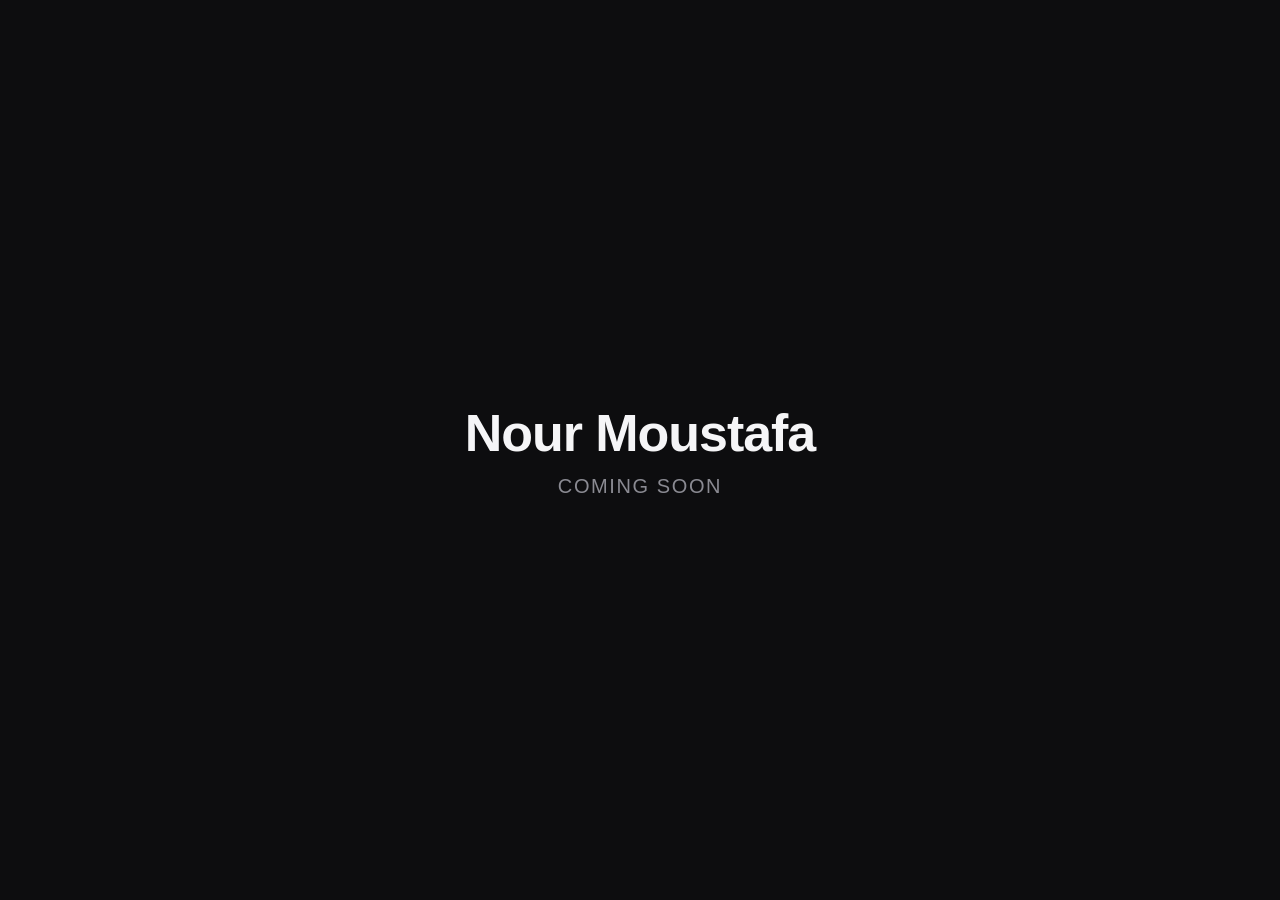
<file: index.html>
<!DOCTYPE html>
<html lang="en">
<head>
  <meta charset="UTF-8">
  <meta name="viewport" content="width=device-width, initial-scale=1.0">
  <title>Nour Moustafa</title>
  <style>
    :root {
      --bg: #0d0d0f;
      --fg: #f5f5f7;
      --muted: #8a8a92;
    }
    * { margin: 0; padding: 0; box-sizing: border-box; }
    html, body { height: 100%; }
    body {
      background: var(--bg);
      color: var(--fg);
      font-family: -apple-system, BlinkMacSystemFont, "Segoe UI", Roboto, Helvetica, Arial, sans-serif;
      display: flex;
      align-items: center;
      justify-content: center;
      min-height: 100vh;
      text-align: center;
      padding: 1.5rem;
      -webkit-font-smoothing: antialiased;
    }
    main { max-width: 32rem; }
    h1 {
      font-size: clamp(2rem, 6vw, 3.25rem);
      font-weight: 600;
      letter-spacing: -0.02em;
    }
    p {
      margin-top: 0.75rem;
      font-size: clamp(1rem, 3vw, 1.25rem);
      font-weight: 400;
      color: var(--muted);
      letter-spacing: 0.08em;
      text-transform: uppercase;
    }
  </style>
</head>
<body>
  <main>
    <h1>Nour Moustafa</h1>
    <p>Coming Soon</p>
  </main>
</body>
</html>
</file>
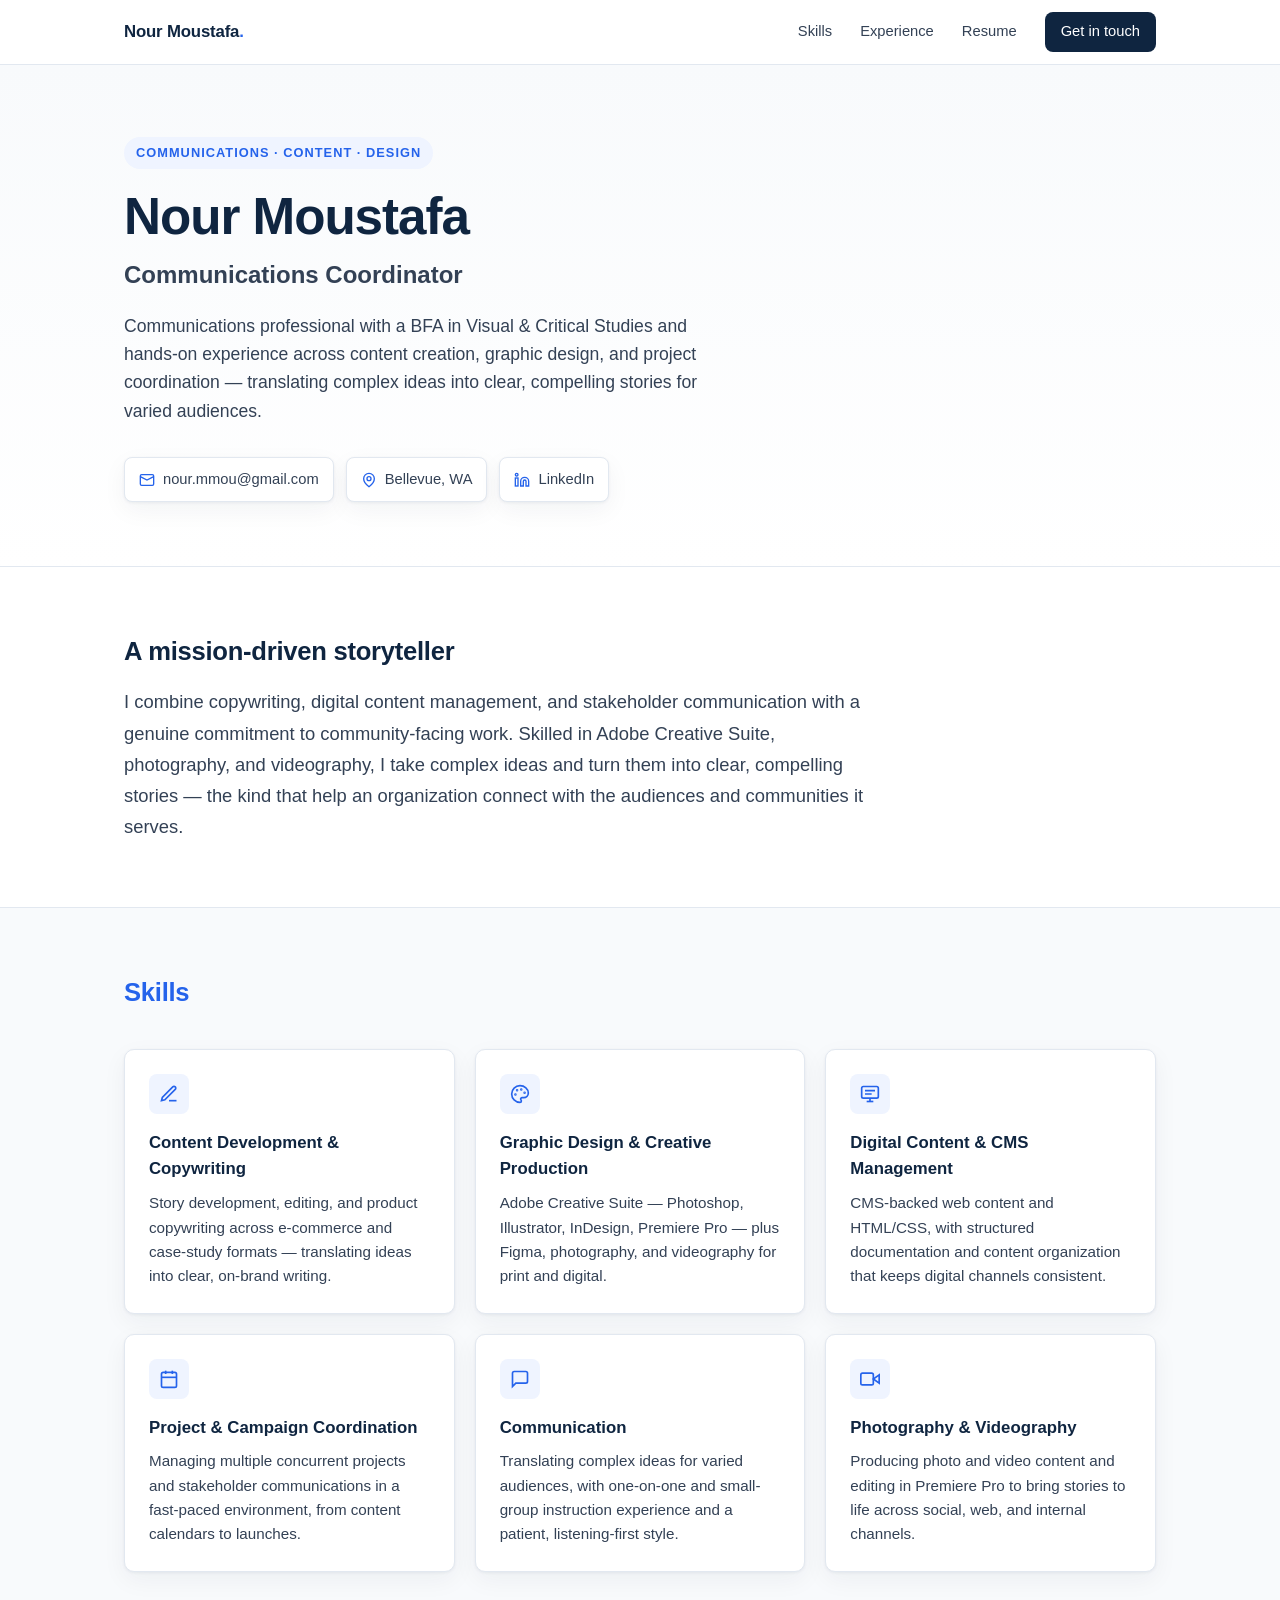
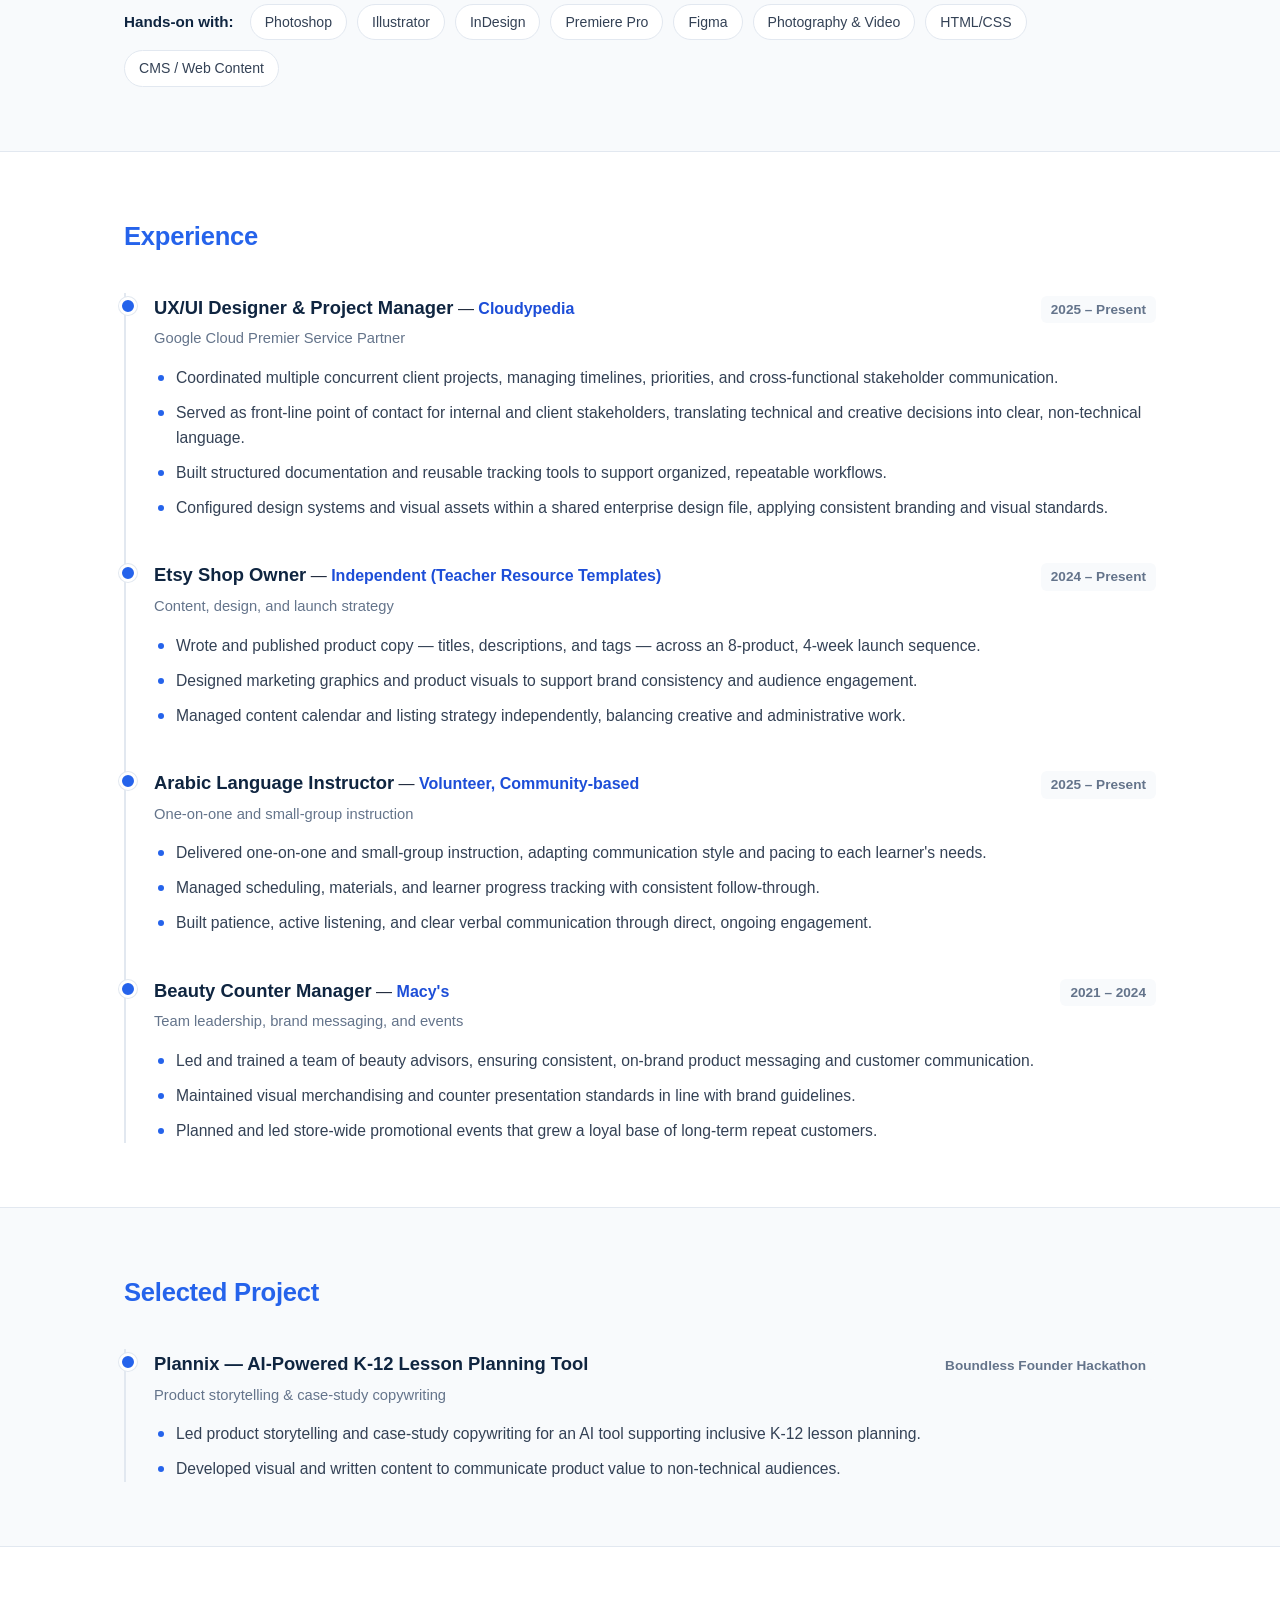
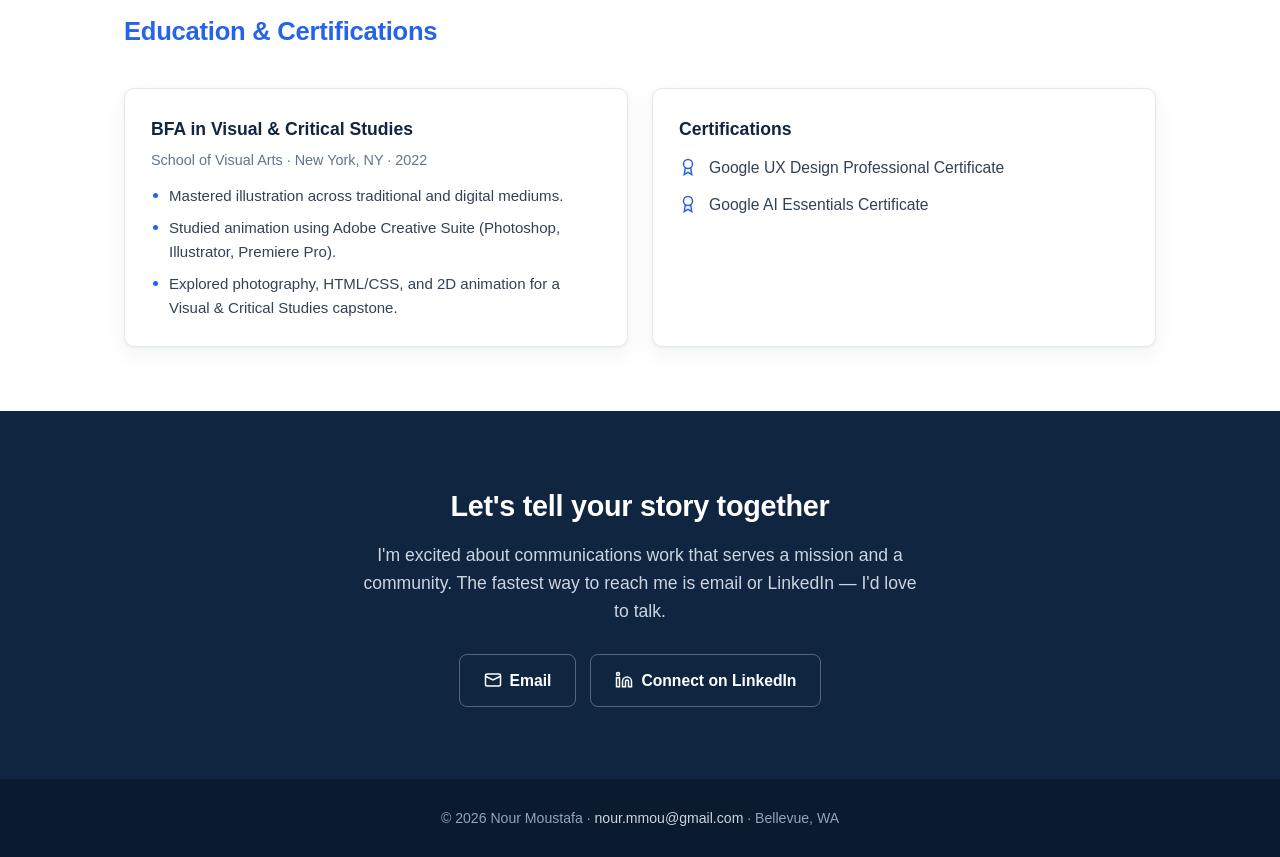
<file: cc/index.html>
<!DOCTYPE html>
<html lang="en">
<head>
  <meta charset="UTF-8" />
  <meta name="viewport" content="width=device-width, initial-scale=1.0" />
  <title>Nour Moustafa — Communications Coordinator</title>
  <meta name="description" content="Nour Moustafa — communications and content professional. Storytelling, copywriting, graphic design, and Adobe Creative Suite for mission-driven organizations." />
  <style>
    :root {
      --navy: #0f2540;
      --navy-2: #16375c;
      --slate: #334155;
      --slate-light: #64748b;
      --border: #e2e8f0;
      --bg: #ffffff;
      --bg-alt: #f8fafc;
      --accent: #2563eb;
      --accent-dark: #1d4ed8;
      --text: #1e293b;
      --radius: 10px;
      --shadow: 0 1px 3px rgba(15, 37, 64, 0.06), 0 8px 24px rgba(15, 37, 64, 0.05);
      --maxw: 1080px;
    }

    * { box-sizing: border-box; margin: 0; padding: 0; }

    html { scroll-behavior: smooth; }

    body {
      font-family: -apple-system, BlinkMacSystemFont, "Segoe UI", Roboto, Helvetica, Arial, sans-serif;
      color: var(--text);
      background: var(--bg);
      line-height: 1.6;
      -webkit-font-smoothing: antialiased;
      text-rendering: optimizeLegibility;
    }

    a { color: inherit; text-decoration: none; }

    .wrap { max-width: var(--maxw); margin: 0 auto; padding: 0 24px; }

    /* ---------- Header ---------- */
    header {
      position: sticky;
      top: 0;
      z-index: 50;
      background: rgba(255, 255, 255, 0.9);
      backdrop-filter: saturate(180%) blur(8px);
      border-bottom: 1px solid var(--border);
    }
    .nav {
      display: flex;
      align-items: center;
      justify-content: space-between;
      height: 64px;
    }
    .brand {
      font-weight: 700;
      font-size: 1.05rem;
      letter-spacing: -0.01em;
      color: var(--navy);
    }
    .brand span { color: var(--accent); }
    .nav-links { display: flex; gap: 28px; align-items: center; }
    .nav-links a {
      font-size: 0.92rem;
      font-weight: 500;
      color: var(--slate);
      transition: color 0.15s ease;
    }
    .nav-links a:hover { color: var(--accent); }
    .nav-cta {
      display: inline-block;
      padding: 8px 16px;
      background: var(--navy);
      color: #fff !important;
      border-radius: 8px;
      font-weight: 600;
      font-size: 0.9rem;
      transition: background 0.15s ease;
    }
    .nav-cta:hover { background: var(--navy-2); }
    .nav-toggle {
      display: none;
      background: none;
      border: none;
      cursor: pointer;
      padding: 8px;
      color: var(--navy);
    }
    .nav-toggle svg { display: block; }

    /* ---------- Hero ---------- */
    .hero {
      background: linear-gradient(180deg, #f8fafc 0%, #ffffff 100%);
      border-bottom: 1px solid var(--border);
      padding: 72px 0 64px;
    }
    .eyebrow {
      display: inline-block;
      font-size: 0.8rem;
      font-weight: 700;
      letter-spacing: 0.08em;
      text-transform: uppercase;
      color: var(--accent);
      background: #eff4ff;
      padding: 6px 12px;
      border-radius: 100px;
      margin-bottom: 20px;
    }
    .hero h1 {
      font-size: clamp(2.1rem, 5vw, 3.2rem);
      line-height: 1.1;
      letter-spacing: -0.02em;
      color: var(--navy);
      font-weight: 800;
      margin-bottom: 10px;
    }
    .hero .role {
      font-size: clamp(1.15rem, 2.5vw, 1.5rem);
      color: var(--slate);
      font-weight: 600;
      margin-bottom: 18px;
    }
    .hero .value {
      font-size: 1.1rem;
      color: var(--slate);
      max-width: 620px;
      margin-bottom: 32px;
    }
    .contact-bar {
      display: flex;
      flex-wrap: wrap;
      gap: 12px;
    }
    .contact-chip {
      display: inline-flex;
      align-items: center;
      gap: 8px;
      background: #fff;
      border: 1px solid var(--border);
      border-radius: 8px;
      padding: 10px 14px;
      font-size: 0.92rem;
      font-weight: 500;
      color: var(--slate);
      box-shadow: var(--shadow);
      transition: border-color 0.15s ease, transform 0.15s ease;
    }
    a.contact-chip:hover { border-color: var(--accent); transform: translateY(-1px); color: var(--accent-dark); }
    .contact-chip svg { color: var(--accent); flex-shrink: 0; }

    /* ---------- Sections ---------- */
    section { padding: 64px 0; }
    section.alt { background: var(--bg-alt); border-top: 1px solid var(--border); border-bottom: 1px solid var(--border); }
    .section-head { margin-bottom: 36px; max-width: 720px; }
    .section-head h2 {
      font-size: 1.6rem;
      color: var(--navy);
      font-weight: 700;
      letter-spacing: -0.01em;
      margin-bottom: 10px;
    }
    .section-head .kicker {
      font-size: 1.6rem;
      font-weight: 700;
      letter-spacing: -0.01em;
      text-transform: none;
      color: var(--accent);
      display: block;
      margin-bottom: 10px;
    }
    .section-head p { color: var(--slate); font-size: 1.05rem; }

    /* Summary */
    .summary-text { font-size: 1.15rem; color: var(--slate); max-width: 760px; line-height: 1.7; }

    /* Skills grid */
    .skills-grid {
      display: grid;
      grid-template-columns: repeat(auto-fit, minmax(280px, 1fr));
      gap: 20px;
    }
    .skill-card {
      background: #fff;
      border: 1px solid var(--border);
      border-radius: var(--radius);
      padding: 24px;
      box-shadow: var(--shadow);
      transition: transform 0.15s ease, box-shadow 0.15s ease;
    }
    .skill-card:hover { transform: translateY(-2px); box-shadow: 0 4px 8px rgba(15,37,64,0.08), 0 16px 32px rgba(15,37,64,0.07); }
    .skill-icon {
      width: 40px; height: 40px;
      border-radius: 8px;
      background: #eff4ff;
      display: flex; align-items: center; justify-content: center;
      color: var(--accent);
      margin-bottom: 16px;
    }
    .skill-card h3 { font-size: 1.05rem; color: var(--navy); margin-bottom: 8px; font-weight: 700; }
    .skill-card p { font-size: 0.95rem; color: var(--slate); }

    /* Tools row */
    .tools {
      margin-top: 32px;
      display: flex;
      flex-wrap: wrap;
      gap: 10px;
      align-items: center;
    }
    .tools .label { font-weight: 600; color: var(--navy); margin-right: 6px; font-size: 0.95rem; }
    .tag {
      background: #fff;
      border: 1px solid var(--border);
      border-radius: 100px;
      padding: 6px 14px;
      font-size: 0.88rem;
      font-weight: 500;
      color: var(--slate);
    }

    /* Experience */
    .exp-item {
      border-left: 2px solid var(--border);
      padding: 0 0 40px 28px;
      position: relative;
    }
    .exp-item:last-child { padding-bottom: 0; }
    .exp-item::before {
      content: "";
      position: absolute;
      left: -7px; top: 4px;
      width: 12px; height: 12px;
      border-radius: 50%;
      background: var(--accent);
      border: 3px solid #fff;
      box-shadow: 0 0 0 1px var(--border);
    }
    .exp-head { display: flex; flex-wrap: wrap; justify-content: space-between; align-items: baseline; gap: 8px; margin-bottom: 4px; }
    .exp-title { font-size: 1.15rem; font-weight: 700; color: var(--navy); }
    .exp-org { color: var(--accent-dark); font-weight: 600; }
    .exp-date {
      font-size: 0.85rem;
      color: var(--slate-light);
      font-weight: 600;
      white-space: nowrap;
      background: var(--bg-alt);
      padding: 3px 10px;
      border-radius: 6px;
    }
    .exp-sub { color: var(--slate-light); font-size: 0.92rem; margin-bottom: 14px; }
    .exp-list { list-style: none; display: grid; gap: 10px; }
    .exp-list li {
      position: relative;
      padding-left: 22px;
      color: var(--slate);
      font-size: 0.98rem;
    }
    .exp-list li::before {
      content: "";
      position: absolute;
      left: 4px; top: 10px;
      width: 6px; height: 6px;
      border-radius: 50%;
      background: var(--accent);
    }

    /* Education */
    .edu-grid { display: grid; grid-template-columns: 1fr 1fr; gap: 24px; }
    .edu-card {
      background: #fff;
      border: 1px solid var(--border);
      border-radius: var(--radius);
      padding: 26px;
      box-shadow: var(--shadow);
    }
    .edu-card h3 { color: var(--navy); font-size: 1.1rem; margin-bottom: 6px; }
    .edu-card .meta { color: var(--slate-light); font-size: 0.9rem; margin-bottom: 4px; }
    .edu-card p { color: var(--slate); font-size: 0.96rem; }
    .edu-card .edu-list { list-style: none; display: grid; gap: 8px; margin-top: 12px; }
    .edu-card .edu-list li {
      position: relative;
      padding-left: 18px;
      color: var(--slate);
      font-size: 0.94rem;
    }
    .edu-card .edu-list li::before {
      content: "";
      position: absolute;
      left: 2px; top: 9px;
      width: 5px; height: 5px;
      border-radius: 50%;
      background: var(--accent);
    }
    .cert-list { list-style: none; display: grid; gap: 12px; }
    .cert-list li {
      display: flex; align-items: center; gap: 12px;
      color: var(--slate); font-size: 0.98rem; font-weight: 500;
    }
    .cert-list svg { color: var(--accent); flex-shrink: 0; }

    /* Footer CTA */
    .cta {
      background: var(--navy);
      color: #fff;
      text-align: center;
      padding: 72px 0;
    }
    .cta h2 { font-size: 1.8rem; margin-bottom: 12px; letter-spacing: -0.01em; }
    .cta p { color: #cbd5e1; font-size: 1.1rem; max-width: 560px; margin: 0 auto 28px; }
    .cta-buttons { display: flex; flex-wrap: wrap; gap: 14px; justify-content: center; }
    .btn {
      display: inline-flex; align-items: center; gap: 8px;
      padding: 13px 24px;
      border-radius: 8px;
      font-weight: 600;
      font-size: 0.98rem;
      transition: transform 0.15s ease, background 0.15s ease;
    }
    .btn-primary { background: var(--accent); color: #fff; }
    .btn-primary:hover { background: var(--accent-dark); transform: translateY(-1px); }
    .btn-outline { background: transparent; color: #fff; border: 1px solid rgba(255,255,255,0.3); }
    .btn-outline:hover { border-color: #fff; transform: translateY(-1px); }

    footer.foot {
      background: #0a1a2f;
      color: #94a3b8;
      text-align: center;
      padding: 28px 0;
      font-size: 0.88rem;
    }
    footer.foot a { color: #cbd5e1; }
    footer.foot a:hover { color: #fff; }

    /* ---------- Responsive ---------- */
    @media (max-width: 760px) {
      .nav-links {
        position: absolute;
        top: 64px; left: 0; right: 0;
        flex-direction: column;
        align-items: stretch;
        gap: 0;
        background: #fff;
        border-bottom: 1px solid var(--border);
        padding: 8px 0;
        display: none;
        box-shadow: var(--shadow);
      }
      .nav-links.open { display: flex; }
      .nav-links a { padding: 12px 24px; }
      .nav-links .nav-cta { margin: 8px 24px; text-align: center; }
      .nav-toggle { display: block; }
      .edu-grid { grid-template-columns: 1fr; }
      section { padding: 48px 0; }
      .hero { padding: 48px 0; }
    }
  </style>
</head>
<body>
  <!-- Header -->
  <header>
    <div class="wrap nav">
      <a href="#top" class="brand">Nour Moustafa<span>.</span></a>
      <button class="nav-toggle" aria-label="Toggle navigation" aria-expanded="false">
        <svg width="24" height="24" viewBox="0 0 24 24" fill="none" stroke="currentColor" stroke-width="2" stroke-linecap="round"><line x1="3" y1="6" x2="21" y2="6"/><line x1="3" y1="12" x2="21" y2="12"/><line x1="3" y1="18" x2="21" y2="18"/></svg>
      </button>
      <nav class="nav-links">
        <a href="#skills">Skills</a>
        <a href="#experience">Experience</a>
        <a href="https://drive.google.com/file/d/1Z4fI0rp59qYIiMsjdhIYjYaPM6R_b1Ig/view?usp=sharing" target="_blank" rel="noopener">Resume</a>
        <a href="#contact" class="nav-cta">Get in touch</a>
      </nav>
    </div>
  </header>

  <!-- Hero -->
  <section class="hero" id="top">
    <div class="wrap">
      <span class="eyebrow">Communications &middot; Content &middot; Design</span>
      <h1>Nour Moustafa</h1>
      <p class="role">Communications Coordinator</p>
      <p class="value">Communications professional with a BFA in Visual &amp; Critical Studies and hands-on experience across content creation, graphic design, and project coordination &mdash; translating complex ideas into clear, compelling stories for varied audiences.</p>
      <div class="contact-bar">
        <a class="contact-chip" href="mailto:nour.mmou@gmail.com">
          <svg width="16" height="16" viewBox="0 0 24 24" fill="none" stroke="currentColor" stroke-width="2"><rect x="2" y="4" width="20" height="16" rx="2"/><path d="m22 7-10 5L2 7"/></svg>
          nour.mmou@gmail.com
        </a>
        <span class="contact-chip">
          <svg width="16" height="16" viewBox="0 0 24 24" fill="none" stroke="currentColor" stroke-width="2"><path d="M20 10c0 6-8 12-8 12s-8-6-8-12a8 8 0 0 1 16 0Z"/><circle cx="12" cy="10" r="3"/></svg>
          Bellevue, WA
        </span>
        <a class="contact-chip" href="https://www.linkedin.com/in/nourmm/" target="_blank" rel="noopener">
          <svg width="16" height="16" viewBox="0 0 24 24" fill="none" stroke="currentColor" stroke-width="2"><path d="M16 8a6 6 0 0 1 6 6v7h-4v-7a2 2 0 0 0-4 0v7h-4v-7a6 6 0 0 1 6-6z"/><rect x="2" y="9" width="4" height="12"/><circle cx="4" cy="4" r="2"/></svg>
          LinkedIn
        </a>
      </div>
    </div>
  </section>

  <!-- Summary -->
  <section id="summary">
    <div class="wrap">
      <div class="section-head" style="margin-bottom:14px;">
        <h2>A mission-driven storyteller</h2>
      </div>
      <p class="summary-text">I combine copywriting, digital content management, and stakeholder communication with a genuine commitment to community-facing work. Skilled in Adobe Creative Suite, photography, and videography, I take complex ideas and turn them into clear, compelling stories &mdash; the kind that help an organization connect with the audiences and communities it serves.</p>
    </div>
  </section>

  <!-- Skills -->
  <section id="skills" class="alt">
    <div class="wrap">
      <div class="section-head">
        <h2 style="color: var(--accent);">Skills</h2>
      </div>
      <div class="skills-grid">
        <div class="skill-card">
          <div class="skill-icon"><svg width="20" height="20" viewBox="0 0 24 24" fill="none" stroke="currentColor" stroke-width="2"><path d="M12 20h9"/><path d="M16.5 3.5a2.121 2.121 0 0 1 3 3L7 19l-4 1 1-4 12.5-12.5z"/></svg></div>
          <h3>Content Development &amp; Copywriting</h3>
          <p>Story development, editing, and product copywriting across e-commerce and case-study formats &mdash; translating ideas into clear, on-brand writing.</p>
        </div>
        <div class="skill-card">
          <div class="skill-icon"><svg width="20" height="20" viewBox="0 0 24 24" fill="none" stroke="currentColor" stroke-width="2"><circle cx="13.5" cy="6.5" r=".5" fill="currentColor"/><circle cx="17.5" cy="10.5" r=".5" fill="currentColor"/><circle cx="8.5" cy="7.5" r=".5" fill="currentColor"/><circle cx="6.5" cy="12.5" r=".5" fill="currentColor"/><path d="M12 2C6.5 2 2 6.5 2 12s4.5 10 10 10c.926 0 1.648-.746 1.648-1.688 0-.437-.18-.835-.437-1.125-.29-.289-.438-.652-.438-1.125a1.64 1.64 0 0 1 1.668-1.668h1.996c3.051 0 5.555-2.503 5.555-5.554C21.999 6.012 17.5 2 12 2z"/></svg></div>
          <h3>Graphic Design &amp; Creative Production</h3>
          <p>Adobe Creative Suite &mdash; Photoshop, Illustrator, InDesign, Premiere Pro &mdash; plus Figma, photography, and videography for print and digital.</p>
        </div>
        <div class="skill-card">
          <div class="skill-icon"><svg width="20" height="20" viewBox="0 0 24 24" fill="none" stroke="currentColor" stroke-width="2"><rect x="2" y="3" width="20" height="14" rx="2"/><line x1="8" y1="21" x2="16" y2="21"/><line x1="12" y1="17" x2="12" y2="21"/><path d="M6 8h12M6 12h8"/></svg></div>
          <h3>Digital Content &amp; CMS Management</h3>
          <p>CMS-backed web content and HTML/CSS, with structured documentation and content organization that keeps digital channels consistent.</p>
        </div>
        <div class="skill-card">
          <div class="skill-icon"><svg width="20" height="20" viewBox="0 0 24 24" fill="none" stroke="currentColor" stroke-width="2"><rect x="3" y="4" width="18" height="18" rx="2"/><line x1="16" y1="2" x2="16" y2="6"/><line x1="8" y1="2" x2="8" y2="6"/><line x1="3" y1="10" x2="21" y2="10"/></svg></div>
          <h3>Project &amp; Campaign Coordination</h3>
          <p>Managing multiple concurrent projects and stakeholder communications in a fast-paced environment, from content calendars to launches.</p>
        </div>
        <div class="skill-card">
          <div class="skill-icon"><svg width="20" height="20" viewBox="0 0 24 24" fill="none" stroke="currentColor" stroke-width="2"><path d="M21 15a2 2 0 0 1-2 2H7l-4 4V5a2 2 0 0 1 2-2h14a2 2 0 0 1 2 2z"/></svg></div>
          <h3>Communication</h3>
          <p>Translating complex ideas for varied audiences, with one-on-one and small-group instruction experience and a patient, listening-first style.</p>
        </div>
        <div class="skill-card">
          <div class="skill-icon"><svg width="20" height="20" viewBox="0 0 24 24" fill="none" stroke="currentColor" stroke-width="2"><path d="M23 7l-7 5 7 5V7z"/><rect x="1" y="5" width="15" height="14" rx="2"/></svg></div>
          <h3>Photography &amp; Videography</h3>
          <p>Producing photo and video content and editing in Premiere Pro to bring stories to life across social, web, and internal channels.</p>
        </div>
      </div>
      <div class="tools">
        <span class="label">Hands-on with:</span>
        <span class="tag">Photoshop</span>
        <span class="tag">Illustrator</span>
        <span class="tag">InDesign</span>
        <span class="tag">Premiere Pro</span>
        <span class="tag">Figma</span>
        <span class="tag">Photography &amp; Video</span>
        <span class="tag">HTML/CSS</span>
        <span class="tag">CMS / Web Content</span>
      </div>
    </div>
  </section>

  <!-- Experience -->
  <section id="experience">
    <div class="wrap">
      <div class="section-head">
        <span class="kicker">Experience</span>
      </div>

      <div class="exp-item">
        <div class="exp-head">
          <div>
            <span class="exp-title">UX/UI Designer &amp; Project Manager</span> &mdash;
            <span class="exp-org">Cloudypedia</span>
          </div>
          <span class="exp-date">2025 &ndash; Present</span>
        </div>
        <p class="exp-sub">Google Cloud Premier Service Partner</p>
        <ul class="exp-list">
          <li>Coordinated multiple concurrent client projects, managing timelines, priorities, and cross-functional stakeholder communication.</li>
          <li>Served as front-line point of contact for internal and client stakeholders, translating technical and creative decisions into clear, non-technical language.</li>
          <li>Built structured documentation and reusable tracking tools to support organized, repeatable workflows.</li>
          <li>Configured design systems and visual assets within a shared enterprise design file, applying consistent branding and visual standards.</li>
        </ul>
      </div>

      <div class="exp-item">
        <div class="exp-head">
          <div>
            <span class="exp-title">Etsy Shop Owner</span> &mdash;
            <span class="exp-org">Independent (Teacher Resource Templates)</span>
          </div>
          <span class="exp-date">2024 &ndash; Present</span>
        </div>
        <p class="exp-sub">Content, design, and launch strategy</p>
        <ul class="exp-list">
          <li>Wrote and published product copy &mdash; titles, descriptions, and tags &mdash; across an 8-product, 4-week launch sequence.</li>
          <li>Designed marketing graphics and product visuals to support brand consistency and audience engagement.</li>
          <li>Managed content calendar and listing strategy independently, balancing creative and administrative work.</li>
        </ul>
      </div>

      <div class="exp-item">
        <div class="exp-head">
          <div>
            <span class="exp-title">Arabic Language Instructor</span> &mdash;
            <span class="exp-org">Volunteer, Community-based</span>
          </div>
          <span class="exp-date">2025 &ndash; Present</span>
        </div>
        <p class="exp-sub">One-on-one and small-group instruction</p>
        <ul class="exp-list">
          <li>Delivered one-on-one and small-group instruction, adapting communication style and pacing to each learner's needs.</li>
          <li>Managed scheduling, materials, and learner progress tracking with consistent follow-through.</li>
          <li>Built patience, active listening, and clear verbal communication through direct, ongoing engagement.</li>
        </ul>
      </div>

      <div class="exp-item">
        <div class="exp-head">
          <div>
            <span class="exp-title">Beauty Counter Manager</span> &mdash;
            <span class="exp-org">Macy's</span>
          </div>
          <span class="exp-date">2021 &ndash; 2024</span>
        </div>
        <p class="exp-sub">Team leadership, brand messaging, and events</p>
        <ul class="exp-list">
          <li>Led and trained a team of beauty advisors, ensuring consistent, on-brand product messaging and customer communication.</li>
          <li>Maintained visual merchandising and counter presentation standards in line with brand guidelines.</li>
          <li>Planned and led store-wide promotional events that grew a loyal base of long-term repeat customers.</li>
        </ul>
      </div>
    </div>
  </section>

  <!-- Selected Project -->
  <section id="project" class="alt">
    <div class="wrap">
      <div class="section-head">
        <span class="kicker">Selected Project</span>
      </div>
      <div class="exp-item" style="padding-bottom:0;">
        <div class="exp-head">
          <div>
            <span class="exp-title">Plannix &mdash; AI-Powered K-12 Lesson Planning Tool</span>
          </div>
          <span class="exp-date">Boundless Founder Hackathon</span>
        </div>
        <p class="exp-sub">Product storytelling &amp; case-study copywriting</p>
        <ul class="exp-list">
          <li>Led product storytelling and case-study copywriting for an AI tool supporting inclusive K-12 lesson planning.</li>
          <li>Developed visual and written content to communicate product value to non-technical audiences.</li>
        </ul>
      </div>
    </div>
  </section>

  <!-- Education & Certifications -->
  <section id="education">
    <div class="wrap">
      <div class="section-head">
        <span class="kicker">Education &amp; Certifications</span>
      </div>
      <div class="edu-grid">
        <div class="edu-card">
          <h3>BFA in Visual &amp; Critical Studies</h3>
          <p class="meta">School of Visual Arts &middot; New York, NY &middot; 2022</p>
          <ul class="edu-list">
            <li>Mastered illustration across traditional and digital mediums.</li>
            <li>Studied animation using Adobe Creative Suite (Photoshop, Illustrator, Premiere Pro).</li>
            <li>Explored photography, HTML/CSS, and 2D animation for a Visual &amp; Critical Studies capstone.</li>
          </ul>
        </div>
        <div class="edu-card">
          <h3>Certifications</h3>
          <ul class="cert-list" style="margin-top:12px;">
            <li>
              <svg width="18" height="18" viewBox="0 0 24 24" fill="none" stroke="currentColor" stroke-width="2"><circle cx="12" cy="8" r="6"/><path d="M15.477 12.89 17 22l-5-3-5 3 1.523-9.11"/></svg>
              Google UX Design Professional Certificate
            </li>
            <li>
              <svg width="18" height="18" viewBox="0 0 24 24" fill="none" stroke="currentColor" stroke-width="2"><circle cx="12" cy="8" r="6"/><path d="M15.477 12.89 17 22l-5-3-5 3 1.523-9.11"/></svg>
              Google AI Essentials Certificate
            </li>
          </ul>
        </div>
      </div>
    </div>
  </section>

  <!-- CTA -->
  <section class="cta" id="contact">
    <div class="wrap">
      <h2>Let's tell your story together</h2>
      <p>I'm excited about communications work that serves a mission and a community. The fastest way to reach me is email or LinkedIn &mdash; I'd love to talk.</p>
      <div class="cta-buttons">
        <a class="btn btn-outline" href="mailto:nour.mmou@gmail.com">
          <svg width="18" height="18" viewBox="0 0 24 24" fill="none" stroke="currentColor" stroke-width="2"><rect x="2" y="4" width="20" height="16" rx="2"/><path d="m22 7-10 5L2 7"/></svg>
          Email
        </a>
        <a class="btn btn-outline" href="https://www.linkedin.com/in/nourmm/" target="_blank" rel="noopener">
          <svg width="18" height="18" viewBox="0 0 24 24" fill="none" stroke="currentColor" stroke-width="2"><path d="M16 8a6 6 0 0 1 6 6v7h-4v-7a2 2 0 0 0-4 0v7h-4v-7a6 6 0 0 1 6-6z"/><rect x="2" y="9" width="4" height="12"/><circle cx="4" cy="4" r="2"/></svg>
          Connect on LinkedIn
        </a>
      </div>
    </div>
  </section>

  <footer class="foot">
    <div class="wrap">
      &copy; <span id="year"></span> Nour Moustafa &middot;
      <a href="mailto:nour.mmou@gmail.com">nour.mmou@gmail.com</a> &middot;
      Bellevue, WA
    </div>
  </footer>

  <script>
    // Mobile nav toggle
    var toggle = document.querySelector('.nav-toggle');
    var links = document.querySelector('.nav-links');
    toggle.addEventListener('click', function () {
      var open = links.classList.toggle('open');
      toggle.setAttribute('aria-expanded', open);
    });
    // Close menu after tapping a link (mobile)
    links.querySelectorAll('a').forEach(function (a) {
      a.addEventListener('click', function () { links.classList.remove('open'); toggle.setAttribute('aria-expanded', false); });
    });
    // Current year
    document.getElementById('year').textContent = new Date().getFullYear();
  </script>
</body>
</html>
</file>
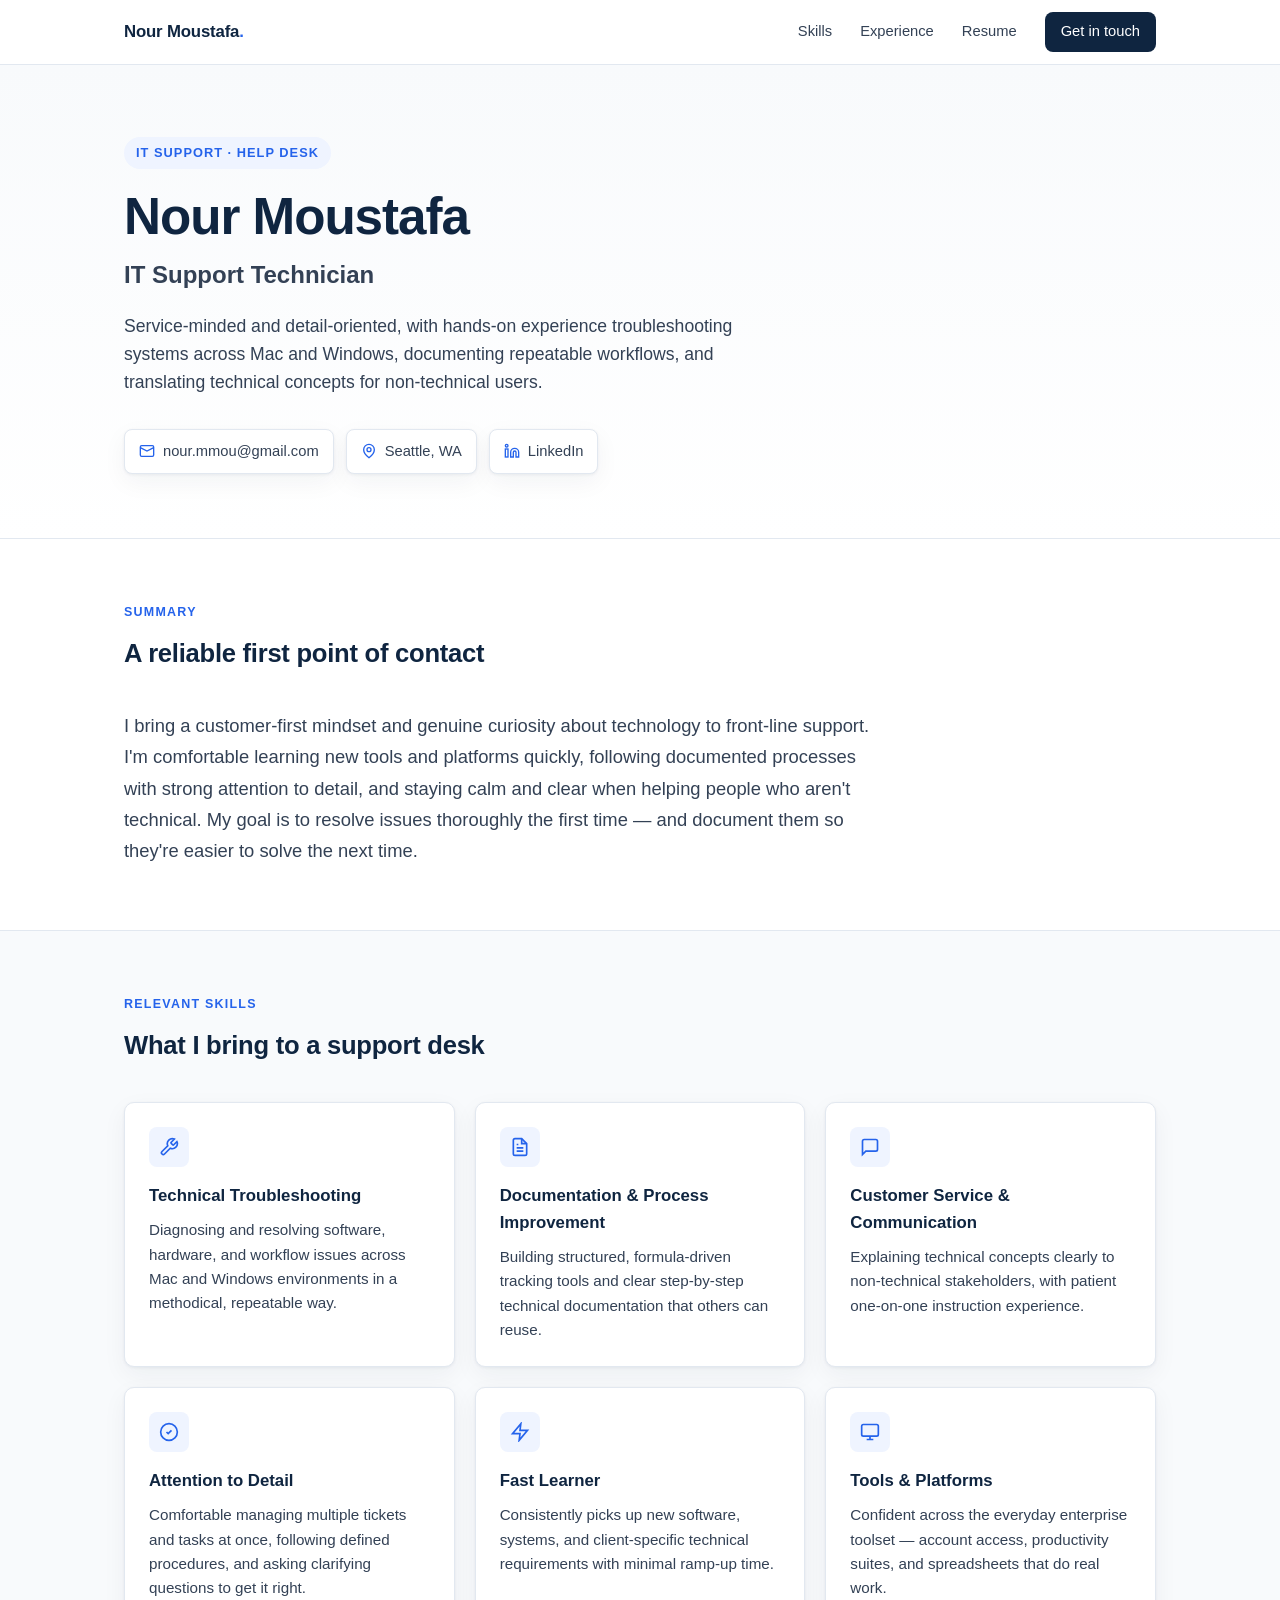
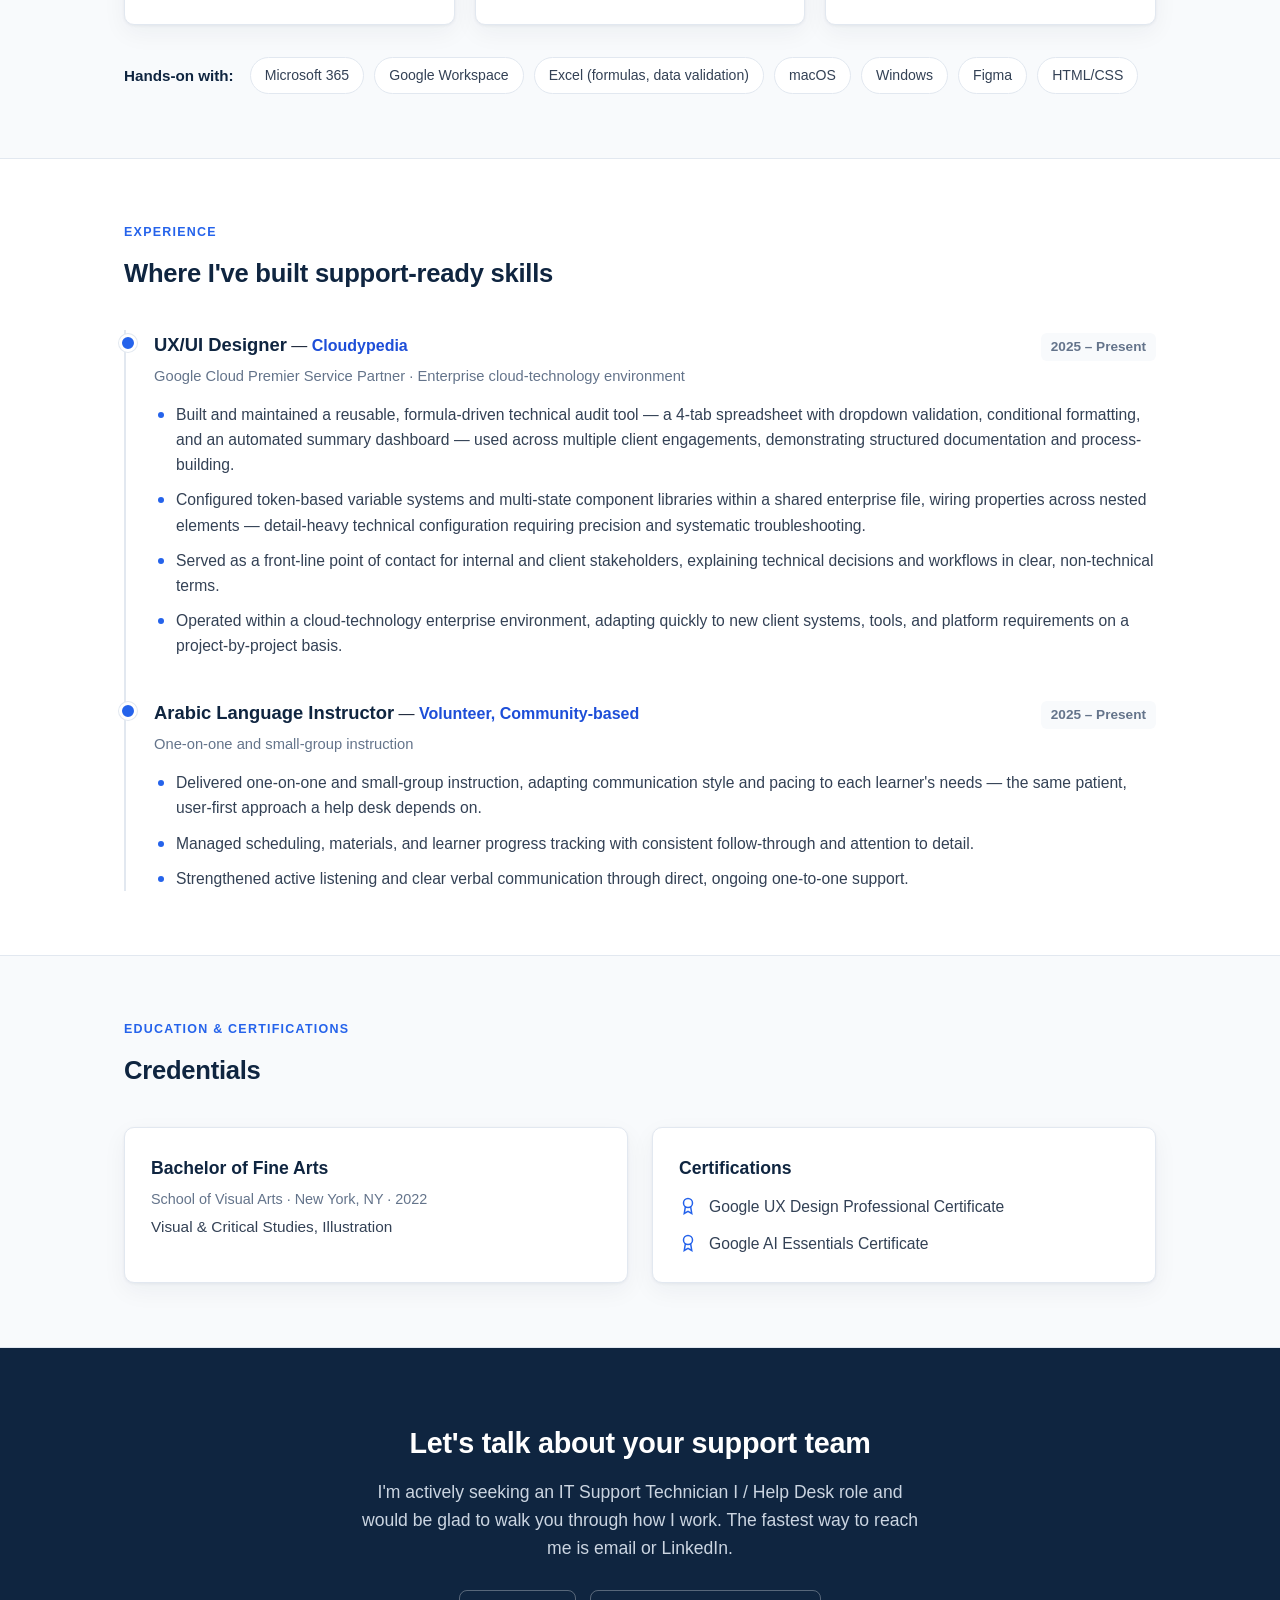
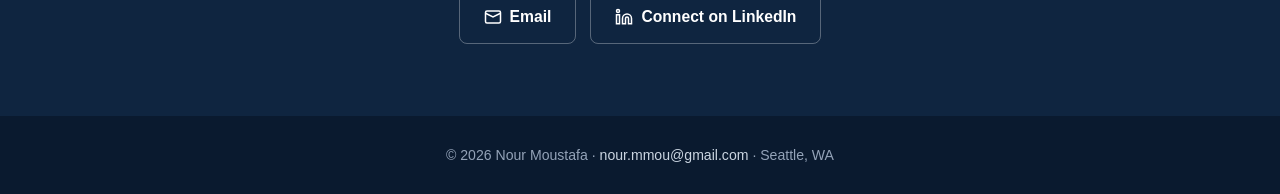
<file: it-support/index.html>
<!DOCTYPE html>
<html lang="en">
<head>
  <meta charset="UTF-8" />
  <meta name="viewport" content="width=device-width, initial-scale=1.0" />
  <title>Nour Moustafa — IT Support Technician</title>
  <meta name="description" content="Nour Moustafa — service-minded IT Support Technician. Technical troubleshooting, documentation, and clear communication for non-technical users." />
  <style>
    :root {
      --navy: #0f2540;
      --navy-2: #16375c;
      --slate: #334155;
      --slate-light: #64748b;
      --border: #e2e8f0;
      --bg: #ffffff;
      --bg-alt: #f8fafc;
      --accent: #2563eb;
      --accent-dark: #1d4ed8;
      --text: #1e293b;
      --radius: 10px;
      --shadow: 0 1px 3px rgba(15, 37, 64, 0.06), 0 8px 24px rgba(15, 37, 64, 0.05);
      --maxw: 1080px;
    }

    * { box-sizing: border-box; margin: 0; padding: 0; }

    html { scroll-behavior: smooth; }

    body {
      font-family: -apple-system, BlinkMacSystemFont, "Segoe UI", Roboto, Helvetica, Arial, sans-serif;
      color: var(--text);
      background: var(--bg);
      line-height: 1.6;
      -webkit-font-smoothing: antialiased;
      text-rendering: optimizeLegibility;
    }

    a { color: inherit; text-decoration: none; }

    .wrap { max-width: var(--maxw); margin: 0 auto; padding: 0 24px; }

    /* ---------- Header ---------- */
    header {
      position: sticky;
      top: 0;
      z-index: 50;
      background: rgba(255, 255, 255, 0.9);
      backdrop-filter: saturate(180%) blur(8px);
      border-bottom: 1px solid var(--border);
    }
    .nav {
      display: flex;
      align-items: center;
      justify-content: space-between;
      height: 64px;
    }
    .brand {
      font-weight: 700;
      font-size: 1.05rem;
      letter-spacing: -0.01em;
      color: var(--navy);
    }
    .brand span { color: var(--accent); }
    .nav-links { display: flex; gap: 28px; align-items: center; }
    .nav-links a {
      font-size: 0.92rem;
      font-weight: 500;
      color: var(--slate);
      transition: color 0.15s ease;
    }
    .nav-links a:hover { color: var(--accent); }
    .nav-cta {
      display: inline-block;
      padding: 8px 16px;
      background: var(--navy);
      color: #fff !important;
      border-radius: 8px;
      font-weight: 600;
      font-size: 0.9rem;
      transition: background 0.15s ease;
    }
    .nav-cta:hover { background: var(--navy-2); }
    .nav-toggle {
      display: none;
      background: none;
      border: none;
      cursor: pointer;
      padding: 8px;
      color: var(--navy);
    }
    .nav-toggle svg { display: block; }

    /* ---------- Hero ---------- */
    .hero {
      background: linear-gradient(180deg, #f8fafc 0%, #ffffff 100%);
      border-bottom: 1px solid var(--border);
      padding: 72px 0 64px;
    }
    .eyebrow {
      display: inline-block;
      font-size: 0.8rem;
      font-weight: 700;
      letter-spacing: 0.08em;
      text-transform: uppercase;
      color: var(--accent);
      background: #eff4ff;
      padding: 6px 12px;
      border-radius: 100px;
      margin-bottom: 20px;
    }
    .hero h1 {
      font-size: clamp(2.1rem, 5vw, 3.2rem);
      line-height: 1.1;
      letter-spacing: -0.02em;
      color: var(--navy);
      font-weight: 800;
      margin-bottom: 10px;
    }
    .hero .role {
      font-size: clamp(1.15rem, 2.5vw, 1.5rem);
      color: var(--slate);
      font-weight: 600;
      margin-bottom: 18px;
    }
    .hero .value {
      font-size: 1.1rem;
      color: var(--slate);
      max-width: 620px;
      margin-bottom: 32px;
    }
    .contact-bar {
      display: flex;
      flex-wrap: wrap;
      gap: 12px;
    }
    .contact-chip {
      display: inline-flex;
      align-items: center;
      gap: 8px;
      background: #fff;
      border: 1px solid var(--border);
      border-radius: 8px;
      padding: 10px 14px;
      font-size: 0.92rem;
      font-weight: 500;
      color: var(--slate);
      box-shadow: var(--shadow);
      transition: border-color 0.15s ease, transform 0.15s ease;
    }
    a.contact-chip:hover { border-color: var(--accent); transform: translateY(-1px); color: var(--accent-dark); }
    .contact-chip svg { color: var(--accent); flex-shrink: 0; }

    /* ---------- Sections ---------- */
    section { padding: 64px 0; }
    section.alt { background: var(--bg-alt); border-top: 1px solid var(--border); border-bottom: 1px solid var(--border); }
    .section-head { margin-bottom: 36px; max-width: 720px; }
    .section-head h2 {
      font-size: 1.6rem;
      color: var(--navy);
      font-weight: 700;
      letter-spacing: -0.01em;
      margin-bottom: 10px;
    }
    .section-head .kicker {
      font-size: 0.78rem;
      font-weight: 700;
      letter-spacing: 0.1em;
      text-transform: uppercase;
      color: var(--accent);
      display: block;
      margin-bottom: 10px;
    }
    .section-head p { color: var(--slate); font-size: 1.05rem; }

    /* Summary */
    .summary-text { font-size: 1.15rem; color: var(--slate); max-width: 760px; line-height: 1.7; }

    /* Skills grid */
    .skills-grid {
      display: grid;
      grid-template-columns: repeat(auto-fit, minmax(280px, 1fr));
      gap: 20px;
    }
    .skill-card {
      background: #fff;
      border: 1px solid var(--border);
      border-radius: var(--radius);
      padding: 24px;
      box-shadow: var(--shadow);
      transition: transform 0.15s ease, box-shadow 0.15s ease;
    }
    .skill-card:hover { transform: translateY(-2px); box-shadow: 0 4px 8px rgba(15,37,64,0.08), 0 16px 32px rgba(15,37,64,0.07); }
    .skill-icon {
      width: 40px; height: 40px;
      border-radius: 8px;
      background: #eff4ff;
      display: flex; align-items: center; justify-content: center;
      color: var(--accent);
      margin-bottom: 16px;
    }
    .skill-card h3 { font-size: 1.05rem; color: var(--navy); margin-bottom: 8px; font-weight: 700; }
    .skill-card p { font-size: 0.95rem; color: var(--slate); }

    /* Tools row */
    .tools {
      margin-top: 32px;
      display: flex;
      flex-wrap: wrap;
      gap: 10px;
      align-items: center;
    }
    .tools .label { font-weight: 600; color: var(--navy); margin-right: 6px; font-size: 0.95rem; }
    .tag {
      background: #fff;
      border: 1px solid var(--border);
      border-radius: 100px;
      padding: 6px 14px;
      font-size: 0.88rem;
      font-weight: 500;
      color: var(--slate);
    }

    /* Experience */
    .exp-item {
      border-left: 2px solid var(--border);
      padding: 0 0 40px 28px;
      position: relative;
    }
    .exp-item:last-child { padding-bottom: 0; }
    .exp-item::before {
      content: "";
      position: absolute;
      left: -7px; top: 4px;
      width: 12px; height: 12px;
      border-radius: 50%;
      background: var(--accent);
      border: 3px solid #fff;
      box-shadow: 0 0 0 1px var(--border);
    }
    .exp-head { display: flex; flex-wrap: wrap; justify-content: space-between; align-items: baseline; gap: 8px; margin-bottom: 4px; }
    .exp-title { font-size: 1.15rem; font-weight: 700; color: var(--navy); }
    .exp-org { color: var(--accent-dark); font-weight: 600; }
    .exp-date {
      font-size: 0.85rem;
      color: var(--slate-light);
      font-weight: 600;
      white-space: nowrap;
      background: var(--bg-alt);
      padding: 3px 10px;
      border-radius: 6px;
    }
    .exp-sub { color: var(--slate-light); font-size: 0.92rem; margin-bottom: 14px; }
    .exp-list { list-style: none; display: grid; gap: 10px; }
    .exp-list li {
      position: relative;
      padding-left: 22px;
      color: var(--slate);
      font-size: 0.98rem;
    }
    .exp-list li::before {
      content: "";
      position: absolute;
      left: 4px; top: 10px;
      width: 6px; height: 6px;
      border-radius: 50%;
      background: var(--accent);
    }

    /* Education */
    .edu-grid { display: grid; grid-template-columns: 1fr 1fr; gap: 24px; }
    .edu-card {
      background: #fff;
      border: 1px solid var(--border);
      border-radius: var(--radius);
      padding: 26px;
      box-shadow: var(--shadow);
    }
    .edu-card h3 { color: var(--navy); font-size: 1.1rem; margin-bottom: 6px; }
    .edu-card .meta { color: var(--slate-light); font-size: 0.9rem; margin-bottom: 4px; }
    .edu-card p { color: var(--slate); font-size: 0.96rem; }
    .cert-list { list-style: none; display: grid; gap: 12px; }
    .cert-list li {
      display: flex; align-items: center; gap: 12px;
      color: var(--slate); font-size: 0.98rem; font-weight: 500;
    }
    .cert-list svg { color: var(--accent); flex-shrink: 0; }

    /* Footer CTA */
    .cta {
      background: var(--navy);
      color: #fff;
      text-align: center;
      padding: 72px 0;
    }
    .cta h2 { font-size: 1.8rem; margin-bottom: 12px; letter-spacing: -0.01em; }
    .cta p { color: #cbd5e1; font-size: 1.1rem; max-width: 560px; margin: 0 auto 28px; }
    .cta-buttons { display: flex; flex-wrap: wrap; gap: 14px; justify-content: center; }
    .btn {
      display: inline-flex; align-items: center; gap: 8px;
      padding: 13px 24px;
      border-radius: 8px;
      font-weight: 600;
      font-size: 0.98rem;
      transition: transform 0.15s ease, background 0.15s ease;
    }
    .btn-primary { background: var(--accent); color: #fff; }
    .btn-primary:hover { background: var(--accent-dark); transform: translateY(-1px); }
    .btn-outline { background: transparent; color: #fff; border: 1px solid rgba(255,255,255,0.3); }
    .btn-outline:hover { border-color: #fff; transform: translateY(-1px); }

    footer.foot {
      background: #0a1a2f;
      color: #94a3b8;
      text-align: center;
      padding: 28px 0;
      font-size: 0.88rem;
    }
    footer.foot a { color: #cbd5e1; }
    footer.foot a:hover { color: #fff; }

    /* ---------- Responsive ---------- */
    @media (max-width: 760px) {
      .nav-links {
        position: absolute;
        top: 64px; left: 0; right: 0;
        flex-direction: column;
        align-items: stretch;
        gap: 0;
        background: #fff;
        border-bottom: 1px solid var(--border);
        padding: 8px 0;
        display: none;
        box-shadow: var(--shadow);
      }
      .nav-links.open { display: flex; }
      .nav-links a { padding: 12px 24px; }
      .nav-links .nav-cta { margin: 8px 24px; text-align: center; }
      .nav-toggle { display: block; }
      .edu-grid { grid-template-columns: 1fr; }
      section { padding: 48px 0; }
      .hero { padding: 48px 0; }
    }
  </style>
</head>
<body>
  <!-- Header -->
  <header>
    <div class="wrap nav">
      <a href="#top" class="brand">Nour Moustafa<span>.</span></a>
      <button class="nav-toggle" aria-label="Toggle navigation" aria-expanded="false">
        <svg width="24" height="24" viewBox="0 0 24 24" fill="none" stroke="currentColor" stroke-width="2" stroke-linecap="round"><line x1="3" y1="6" x2="21" y2="6"/><line x1="3" y1="12" x2="21" y2="12"/><line x1="3" y1="18" x2="21" y2="18"/></svg>
      </button>
      <nav class="nav-links">
        <a href="#skills">Skills</a>
        <a href="#experience">Experience</a>
        <a href="https://drive.google.com/file/d/12ei4NkftvQNynDUuz9h_VL4xJoDROr32/view?usp=sharing" target="_blank" rel="noopener">Resume</a>
        <a href="#contact" class="nav-cta">Get in touch</a>
      </nav>
    </div>
  </header>

  <!-- Hero -->
  <section class="hero" id="top">
    <div class="wrap">
      <span class="eyebrow">IT Support &middot; Help Desk</span>
      <h1>Nour Moustafa</h1>
      <p class="role">IT Support Technician</p>
      <p class="value">Service-minded and detail-oriented, with hands-on experience troubleshooting systems across Mac and Windows, documenting repeatable workflows, and translating technical concepts for non-technical users.</p>
      <div class="contact-bar">
        <a class="contact-chip" href="mailto:nour.mmou@gmail.com">
          <svg width="16" height="16" viewBox="0 0 24 24" fill="none" stroke="currentColor" stroke-width="2"><rect x="2" y="4" width="20" height="16" rx="2"/><path d="m22 7-10 5L2 7"/></svg>
          nour.mmou@gmail.com
        </a>
        <span class="contact-chip">
          <svg width="16" height="16" viewBox="0 0 24 24" fill="none" stroke="currentColor" stroke-width="2"><path d="M20 10c0 6-8 12-8 12s-8-6-8-12a8 8 0 0 1 16 0Z"/><circle cx="12" cy="10" r="3"/></svg>
          Seattle, WA
        </span>
        <a class="contact-chip" href="https://www.linkedin.com/in/nourmm/" target="_blank" rel="noopener">
          <svg width="16" height="16" viewBox="0 0 24 24" fill="none" stroke="currentColor" stroke-width="2"><path d="M16 8a6 6 0 0 1 6 6v7h-4v-7a2 2 0 0 0-4 0v7h-4v-7a6 6 0 0 1 6-6z"/><rect x="2" y="9" width="4" height="12"/><circle cx="4" cy="4" r="2"/></svg>
          LinkedIn
        </a>
      </div>
    </div>
  </section>

  <!-- Summary -->
  <section id="summary">
    <div class="wrap">
      <div class="section-head">
        <span class="kicker">Summary</span>
        <h2>A reliable first point of contact</h2>
      </div>
      <p class="summary-text">I bring a customer-first mindset and genuine curiosity about technology to front-line support. I'm comfortable learning new tools and platforms quickly, following documented processes with strong attention to detail, and staying calm and clear when helping people who aren't technical. My goal is to resolve issues thoroughly the first time &mdash; and document them so they're easier to solve the next time.</p>
    </div>
  </section>

  <!-- Skills -->
  <section id="skills" class="alt">
    <div class="wrap">
      <div class="section-head">
        <span class="kicker">Relevant Skills</span>
        <h2>What I bring to a support desk</h2>
      </div>
      <div class="skills-grid">
        <div class="skill-card">
          <div class="skill-icon"><svg width="20" height="20" viewBox="0 0 24 24" fill="none" stroke="currentColor" stroke-width="2"><path d="M14.7 6.3a1 1 0 0 0 0 1.4l1.6 1.6a1 1 0 0 0 1.4 0l3.77-3.77a6 6 0 0 1-7.94 7.94l-6.91 6.91a2.12 2.12 0 0 1-3-3l6.91-6.91a6 6 0 0 1 7.94-7.94l-3.76 3.76z"/></svg></div>
          <h3>Technical Troubleshooting</h3>
          <p>Diagnosing and resolving software, hardware, and workflow issues across Mac and Windows environments in a methodical, repeatable way.</p>
        </div>
        <div class="skill-card">
          <div class="skill-icon"><svg width="20" height="20" viewBox="0 0 24 24" fill="none" stroke="currentColor" stroke-width="2"><path d="M14 2H6a2 2 0 0 0-2 2v16a2 2 0 0 0 2 2h12a2 2 0 0 0 2-2V8z"/><path d="M14 2v6h6"/><path d="M16 13H8M16 17H8M10 9H8"/></svg></div>
          <h3>Documentation &amp; Process Improvement</h3>
          <p>Building structured, formula-driven tracking tools and clear step-by-step technical documentation that others can reuse.</p>
        </div>
        <div class="skill-card">
          <div class="skill-icon"><svg width="20" height="20" viewBox="0 0 24 24" fill="none" stroke="currentColor" stroke-width="2"><path d="M21 15a2 2 0 0 1-2 2H7l-4 4V5a2 2 0 0 1 2-2h14a2 2 0 0 1 2 2z"/></svg></div>
          <h3>Customer Service &amp; Communication</h3>
          <p>Explaining technical concepts clearly to non-technical stakeholders, with patient one-on-one instruction experience.</p>
        </div>
        <div class="skill-card">
          <div class="skill-icon"><svg width="20" height="20" viewBox="0 0 24 24" fill="none" stroke="currentColor" stroke-width="2"><circle cx="12" cy="12" r="10"/><path d="m9 12 2 2 4-4"/></svg></div>
          <h3>Attention to Detail</h3>
          <p>Comfortable managing multiple tickets and tasks at once, following defined procedures, and asking clarifying questions to get it right.</p>
        </div>
        <div class="skill-card">
          <div class="skill-icon"><svg width="20" height="20" viewBox="0 0 24 24" fill="none" stroke="currentColor" stroke-width="2"><path d="M13 2 3 14h9l-1 8 10-12h-9l1-8z"/></svg></div>
          <h3>Fast Learner</h3>
          <p>Consistently picks up new software, systems, and client-specific technical requirements with minimal ramp-up time.</p>
        </div>
        <div class="skill-card">
          <div class="skill-icon"><svg width="20" height="20" viewBox="0 0 24 24" fill="none" stroke="currentColor" stroke-width="2"><rect x="2" y="3" width="20" height="14" rx="2"/><path d="M8 21h8M12 17v4"/></svg></div>
          <h3>Tools &amp; Platforms</h3>
          <p>Confident across the everyday enterprise toolset &mdash; account access, productivity suites, and spreadsheets that do real work.</p>
        </div>
      </div>
      <div class="tools">
        <span class="label">Hands-on with:</span>
        <span class="tag">Microsoft 365</span>
        <span class="tag">Google Workspace</span>
        <span class="tag">Excel (formulas, data validation)</span>
        <span class="tag">macOS</span>
        <span class="tag">Windows</span>
        <span class="tag">Figma</span>
        <span class="tag">HTML/CSS</span>
      </div>
    </div>
  </section>

  <!-- Experience -->
  <section id="experience">
    <div class="wrap">
      <div class="section-head">
        <span class="kicker">Experience</span>
        <h2>Where I've built support-ready skills</h2>
      </div>

      <div class="exp-item">
        <div class="exp-head">
          <div>
            <span class="exp-title">UX/UI Designer</span> &mdash;
            <span class="exp-org">Cloudypedia</span>
          </div>
          <span class="exp-date">2025 &ndash; Present</span>
        </div>
        <p class="exp-sub">Google Cloud Premier Service Partner &middot; Enterprise cloud-technology environment</p>
        <ul class="exp-list">
          <li>Built and maintained a reusable, formula-driven technical audit tool &mdash; a 4-tab spreadsheet with dropdown validation, conditional formatting, and an automated summary dashboard &mdash; used across multiple client engagements, demonstrating structured documentation and process-building.</li>
          <li>Configured token-based variable systems and multi-state component libraries within a shared enterprise file, wiring properties across nested elements &mdash; detail-heavy technical configuration requiring precision and systematic troubleshooting.</li>
          <li>Served as a front-line point of contact for internal and client stakeholders, explaining technical decisions and workflows in clear, non-technical terms.</li>
          <li>Operated within a cloud-technology enterprise environment, adapting quickly to new client systems, tools, and platform requirements on a project-by-project basis.</li>
        </ul>
      </div>

      <div class="exp-item">
        <div class="exp-head">
          <div>
            <span class="exp-title">Arabic Language Instructor</span> &mdash;
            <span class="exp-org">Volunteer, Community-based</span>
          </div>
          <span class="exp-date">2025 &ndash; Present</span>
        </div>
        <p class="exp-sub">One-on-one and small-group instruction</p>
        <ul class="exp-list">
          <li>Delivered one-on-one and small-group instruction, adapting communication style and pacing to each learner's needs &mdash; the same patient, user-first approach a help desk depends on.</li>
          <li>Managed scheduling, materials, and learner progress tracking with consistent follow-through and attention to detail.</li>
          <li>Strengthened active listening and clear verbal communication through direct, ongoing one-to-one support.</li>
        </ul>
      </div>
    </div>
  </section>

  <!-- Education & Certifications -->
  <section id="education" class="alt">
    <div class="wrap">
      <div class="section-head">
        <span class="kicker">Education &amp; Certifications</span>
        <h2>Credentials</h2>
      </div>
      <div class="edu-grid">
        <div class="edu-card">
          <h3>Bachelor of Fine Arts</h3>
          <p class="meta">School of Visual Arts &middot; New York, NY &middot; 2022</p>
          <p>Visual &amp; Critical Studies, Illustration</p>
        </div>
        <div class="edu-card">
          <h3>Certifications</h3>
          <ul class="cert-list" style="margin-top:12px;">
            <li>
              <svg width="18" height="18" viewBox="0 0 24 24" fill="none" stroke="currentColor" stroke-width="2"><circle cx="12" cy="8" r="6"/><path d="M15.477 12.89 17 22l-5-3-5 3 1.523-9.11"/></svg>
              Google UX Design Professional Certificate
            </li>
            <li>
              <svg width="18" height="18" viewBox="0 0 24 24" fill="none" stroke="currentColor" stroke-width="2"><circle cx="12" cy="8" r="6"/><path d="M15.477 12.89 17 22l-5-3-5 3 1.523-9.11"/></svg>
              Google AI Essentials Certificate
            </li>
          </ul>
        </div>
      </div>
    </div>
  </section>

  <!-- CTA -->
  <section class="cta" id="contact">
    <div class="wrap">
      <h2>Let's talk about your support team</h2>
      <p>I'm actively seeking an IT Support Technician I / Help Desk role and would be glad to walk you through how I work. The fastest way to reach me is email or LinkedIn.</p>
      <div class="cta-buttons">
        <a class="btn btn-outline" href="mailto:nour.mmou@gmail.com">
          <svg width="18" height="18" viewBox="0 0 24 24" fill="none" stroke="currentColor" stroke-width="2"><rect x="2" y="4" width="20" height="16" rx="2"/><path d="m22 7-10 5L2 7"/></svg>
          Email
        </a>
        <a class="btn btn-outline" href="https://www.linkedin.com/in/nourmm/" target="_blank" rel="noopener">
          <svg width="18" height="18" viewBox="0 0 24 24" fill="none" stroke="currentColor" stroke-width="2"><path d="M16 8a6 6 0 0 1 6 6v7h-4v-7a2 2 0 0 0-4 0v7h-4v-7a6 6 0 0 1 6-6z"/><rect x="2" y="9" width="4" height="12"/><circle cx="4" cy="4" r="2"/></svg>
          Connect on LinkedIn
        </a>
      </div>
    </div>
  </section>

  <footer class="foot">
    <div class="wrap">
      &copy; <span id="year"></span> Nour Moustafa &middot;
      <a href="mailto:nour.mmou@gmail.com">nour.mmou@gmail.com</a> &middot;
      Seattle, WA
    </div>
  </footer>

  <script>
    // Mobile nav toggle
    var toggle = document.querySelector('.nav-toggle');
    var links = document.querySelector('.nav-links');
    toggle.addEventListener('click', function () {
      var open = links.classList.toggle('open');
      toggle.setAttribute('aria-expanded', open);
    });
    // Close menu after tapping a link (mobile)
    links.querySelectorAll('a').forEach(function (a) {
      a.addEventListener('click', function () { links.classList.remove('open'); toggle.setAttribute('aria-expanded', false); });
    });
    // Current year
    document.getElementById('year').textContent = new Date().getFullYear();
  </script>
</body>
</html>
</file>
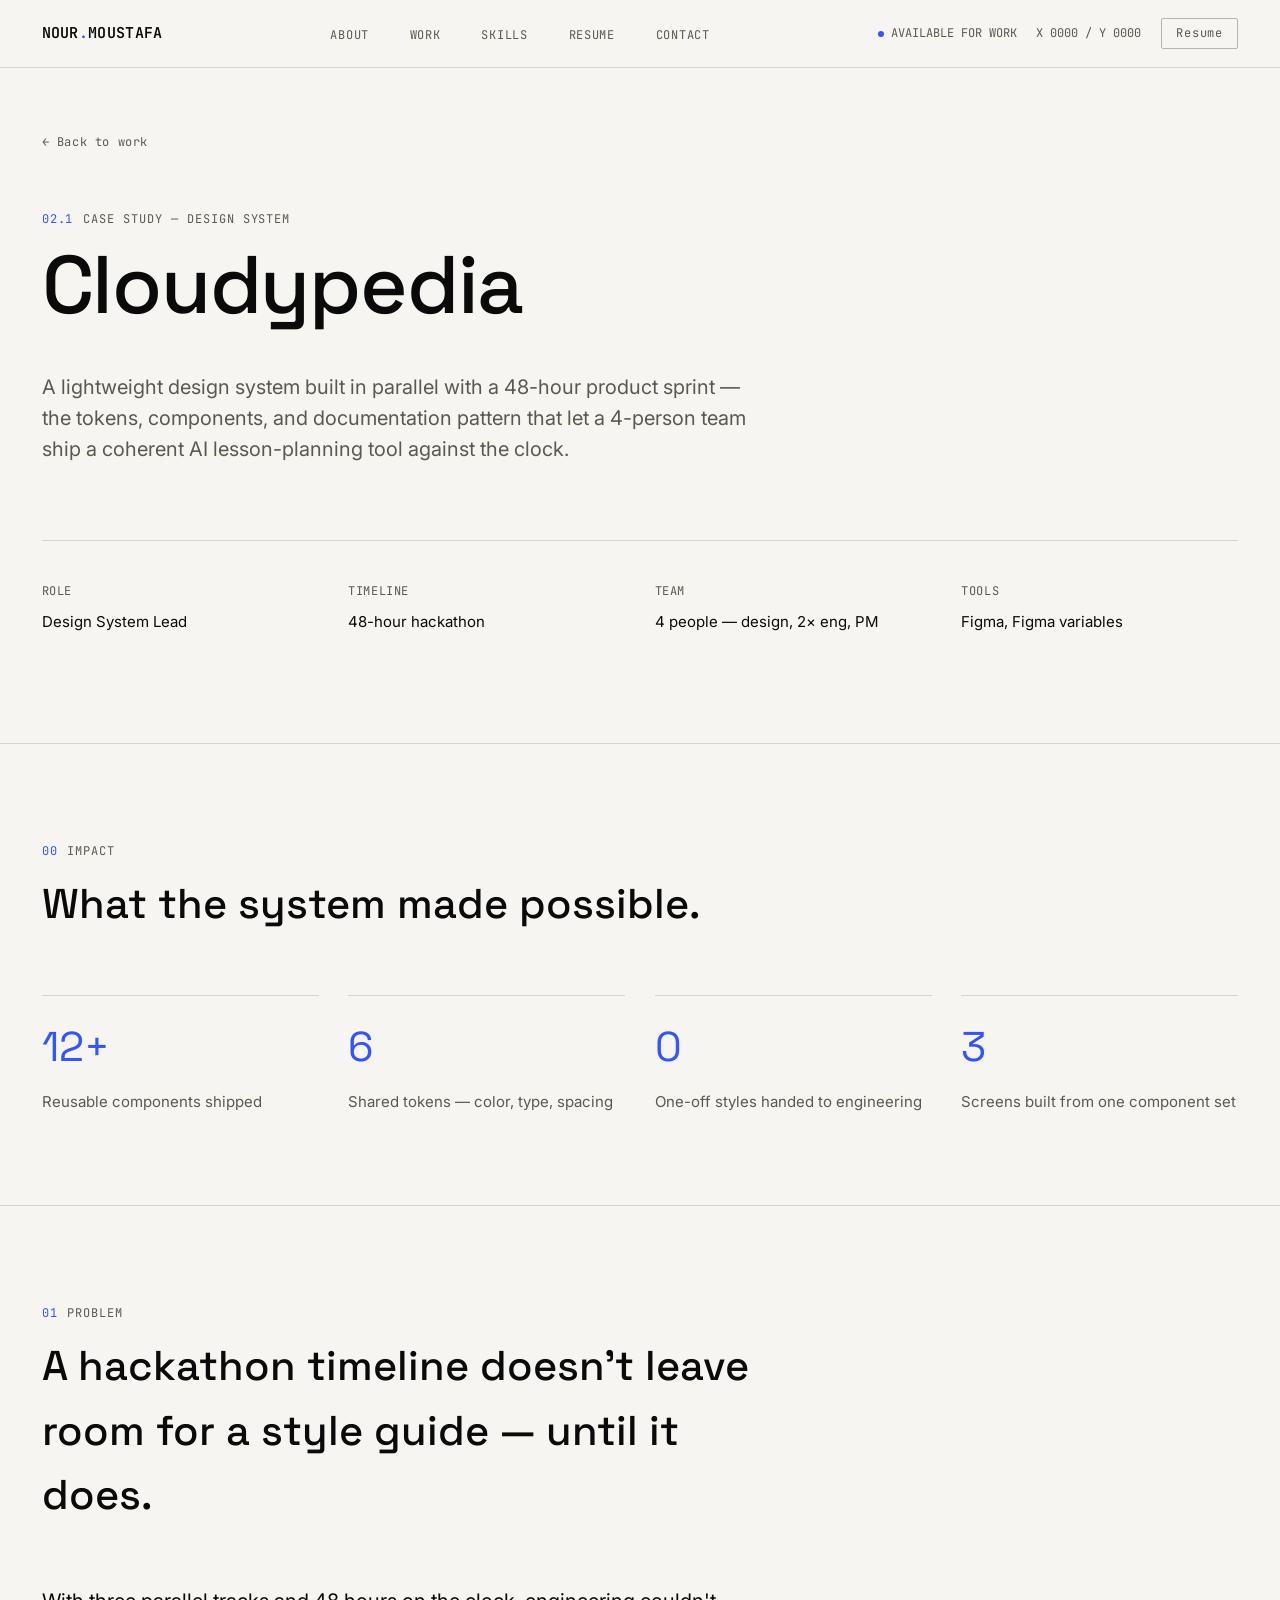
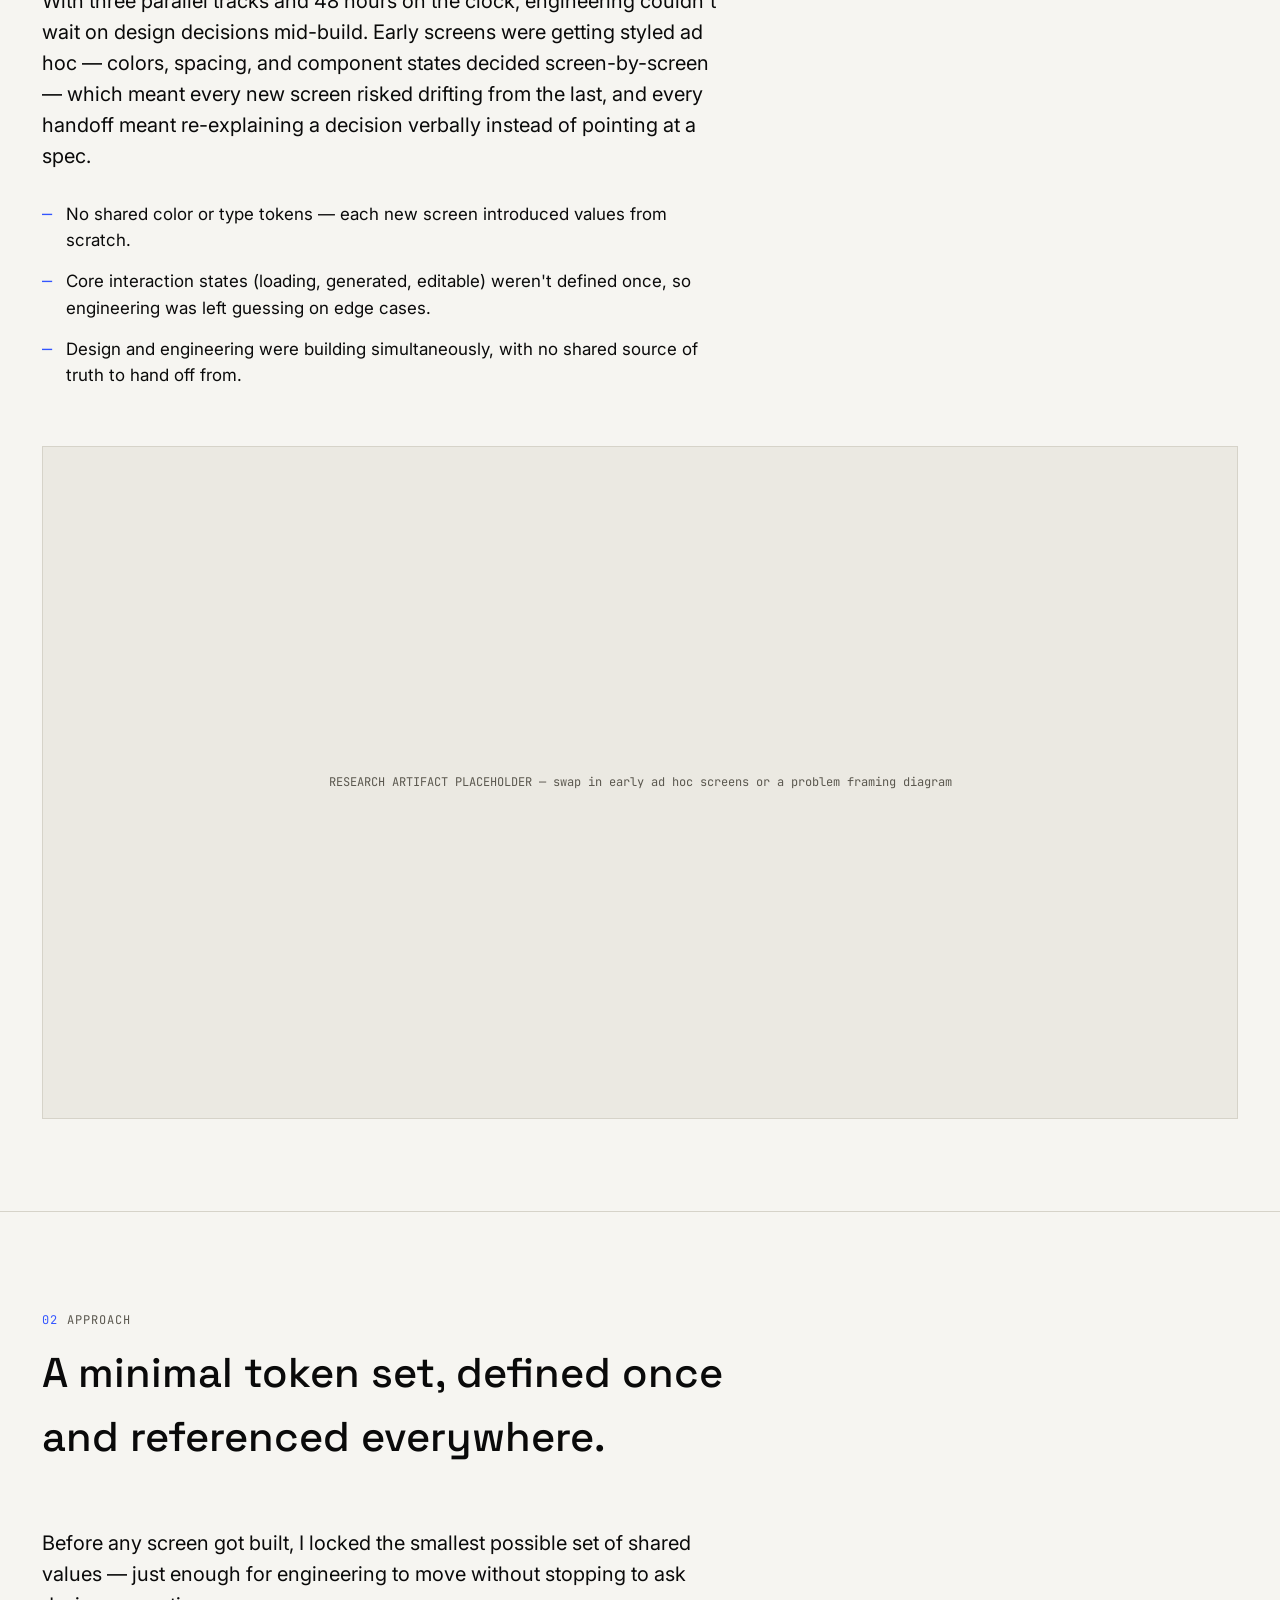
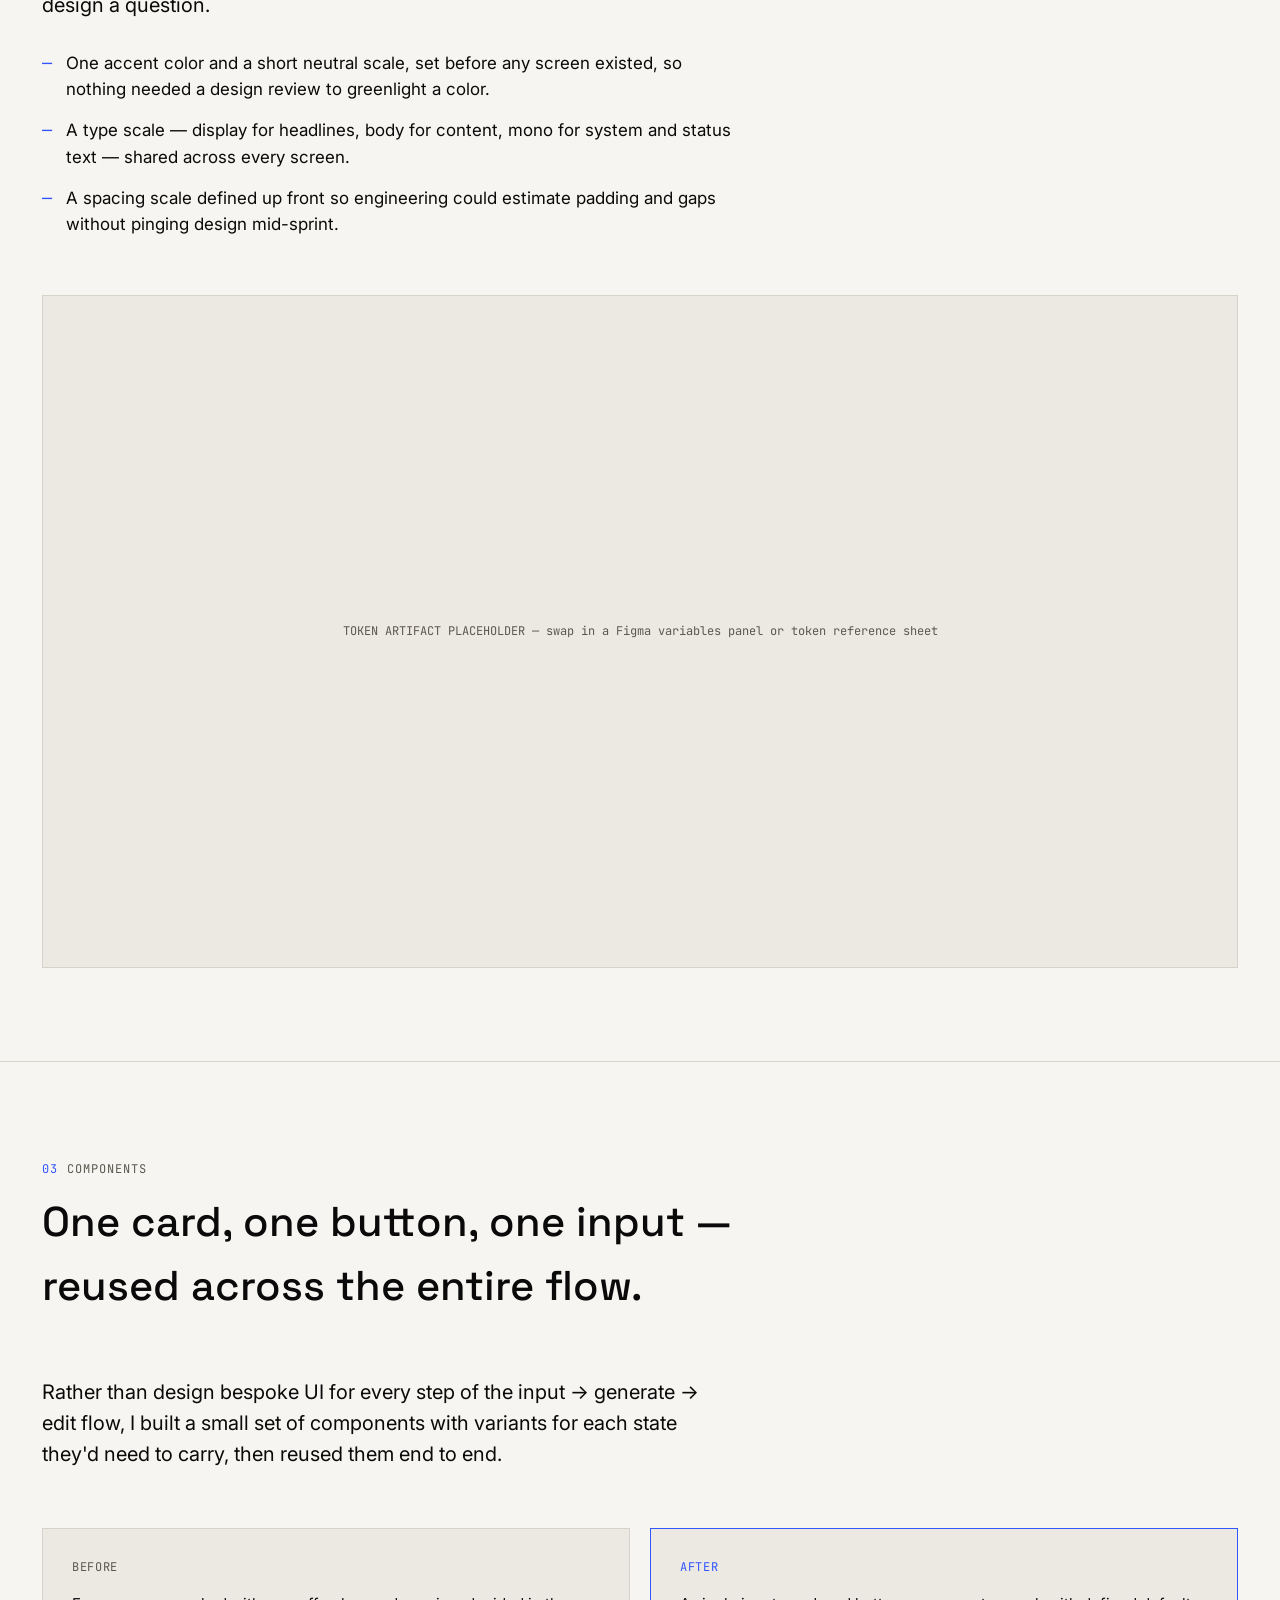
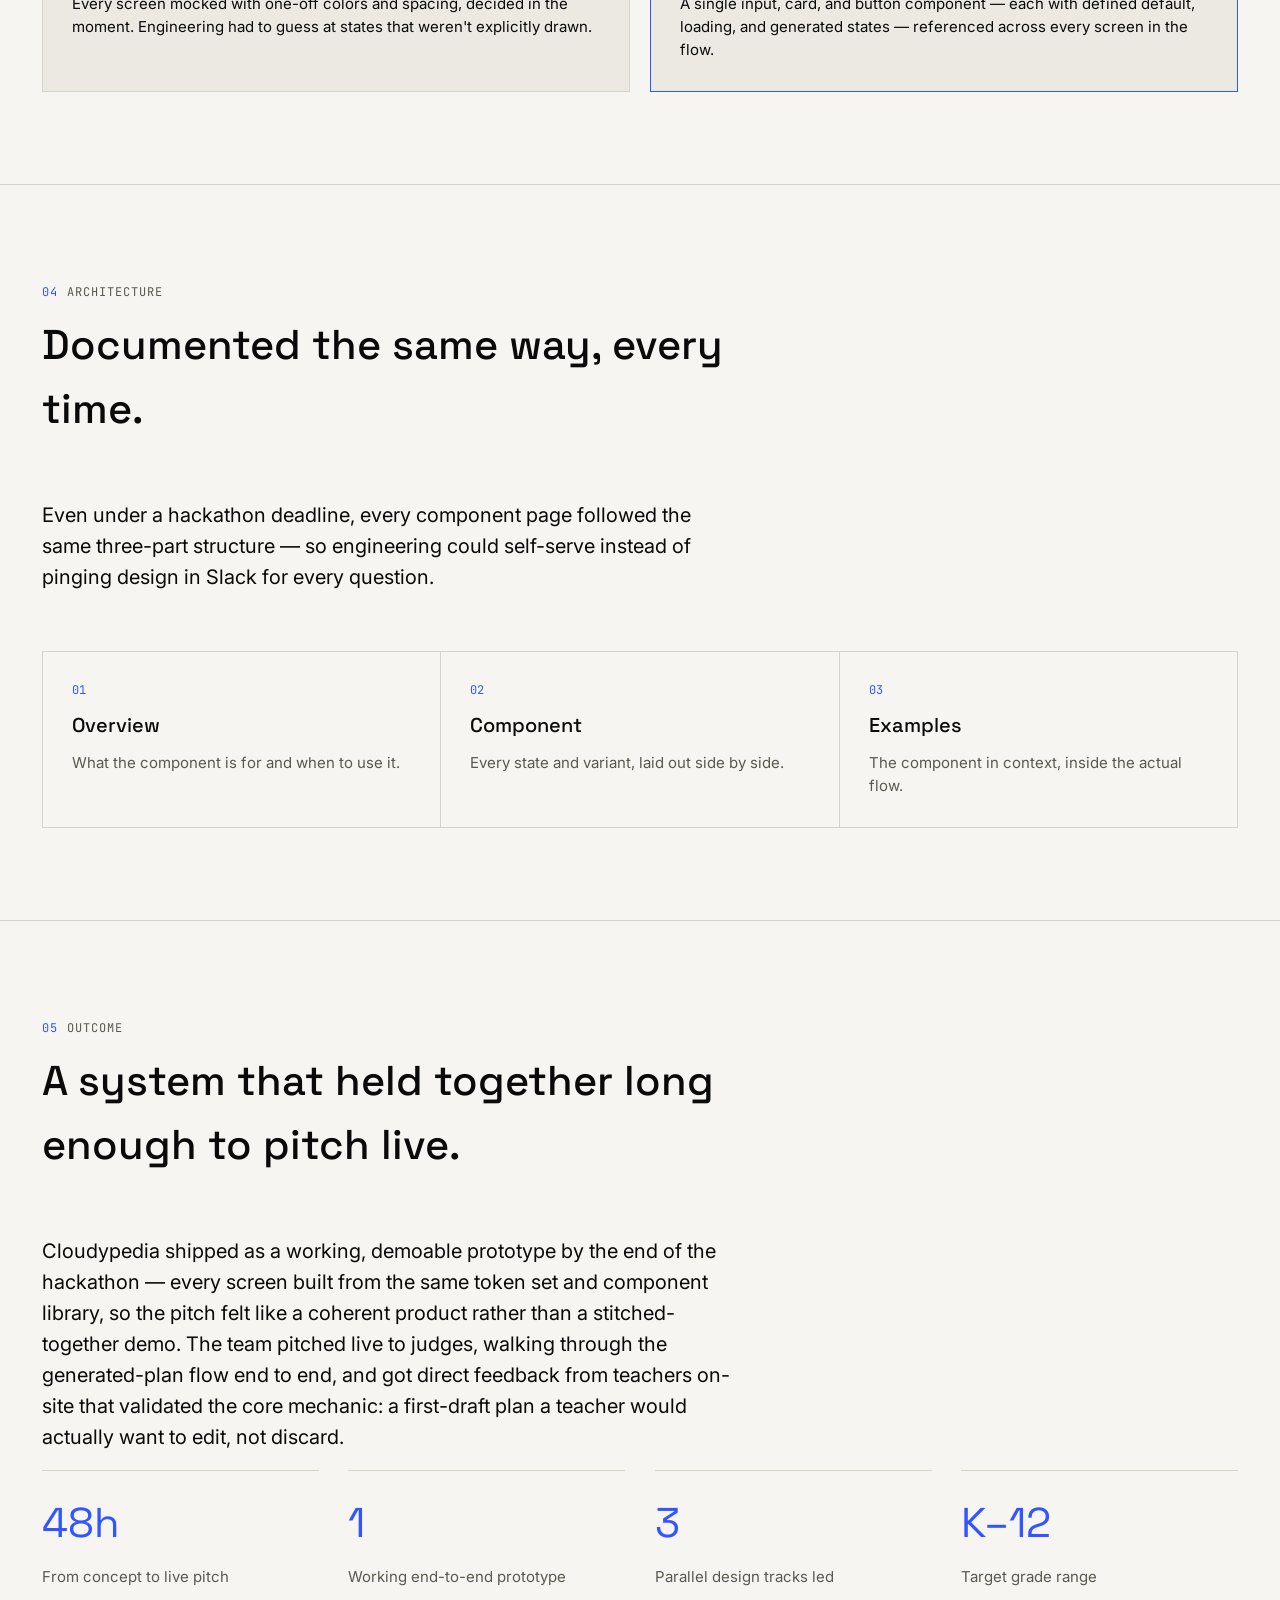
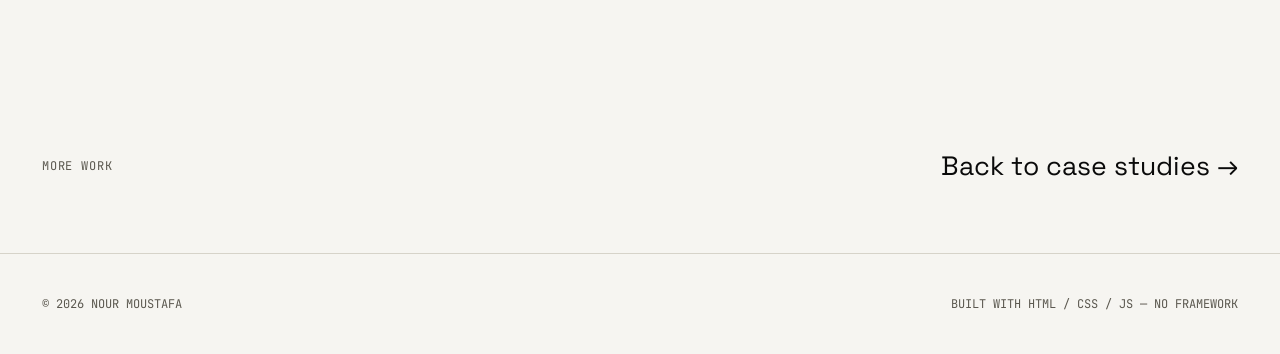
<file: case-studies/cloudypedia-design-system.html>
<!DOCTYPE html>
<html lang="en">
<head>
  <meta charset="UTF-8" />
  <meta name="viewport" content="width=device-width, initial-scale=1.0" />
  <title>Case Study — Cloudypedia — Nour Moustafa</title>
  <meta name="description" content="How Cloudypedia, an AI-powered K-12 lesson planning tool, went from hackathon idea to working prototype in 48 hours." />

  <link rel="preconnect" href="https://fonts.googleapis.com" />
  <link rel="preconnect" href="https://fonts.gstatic.com" crossorigin />
  <link href="https://fonts.googleapis.com/css2?family=Space+Grotesk:wght@500;600&family=Inter:wght@400;500;600&family=JetBrains+Mono:wght@400;500;600&display=swap" rel="stylesheet" />

  <link rel="stylesheet" href="../styles.css" />
</head>
<body>
  <a href="#main" class="skip-link">Skip to content</a>

  <header class="site-header">
    <div class="container">
      <a href="../index.html#top" class="logo">NOUR<span class="dot">.</span>MOUSTAFA</a>

      <nav class="nav-desktop" aria-label="Primary">
        <ul>
          <li><a href="../index.html#about">About</a></li>
          <li><a href="../index.html#work">Work</a></li>
          <li><a href="../index.html#skills">Skills</a></li>
          <li><a href="../index.html#resume">Resume</a></li>
          <li><a href="../index.html#contact">Contact</a></li>
        </ul>
      </nav>

      <div class="header-meta">
        <span><span class="status-dot" aria-hidden="true"></span> AVAILABLE FOR WORK</span>
        <span id="coordReadout" aria-hidden="true">X 0000 / Y 0000</span>
        <a href="../assets/resume/nour-moustafa-resume.pdf" class="header-btn" download>Resume</a>
      </div>

      <button type="button" class="nav-toggle" id="navToggle" aria-expanded="false" aria-controls="navMobile" aria-label="Open menu">
        <span></span><span></span><span></span>
      </button>
    </div>

  </header>

  <!-- Sibling of <header>, not nested inside it — see index.html for why. -->
  <nav class="nav-mobile" id="navMobile" aria-label="Mobile">
    <div class="container">
      <ul>
        <li><a href="../index.html#about"><span class="mono">01</span> About</a></li>
        <li><a href="../index.html#work"><span class="mono">02</span> Work</a></li>
        <li><a href="../index.html#skills"><span class="mono">03</span> Skills</a></li>
        <li><a href="../index.html#resume"><span class="mono">04</span> Resume</a></li>
        <li><a href="../index.html#contact"><span class="mono">05</span> Contact</a></li>
      </ul>
    </div>
  </nav>

  <main id="main">
    <section class="cs-hero">
      <div class="container grid-12">
        <a href="../index.html#work" class="cs-back reveal">← Back to work</a>

        <p class="eyebrow reveal" style="grid-column: 1/-1;"><span class="idx">02.1</span> CASE STUDY — DESIGN SYSTEM</p>
        <h1 class="cs-title reveal">Cloudypedia</h1>
        <p class="cs-dek reveal">
          <!-- EDIT: one-sentence summary of the design system's role in the build -->
          A lightweight design system built in parallel with a 48-hour product sprint — the tokens, components, and documentation pattern that let a 4-person team ship a coherent AI lesson-planning tool against the clock.
        </p>

        <dl class="cs-meta reveal">
          <div>
            <dt>Role</dt>
            <dd>Design System Lead</dd>
          </div>
          <div>
            <dt>Timeline</dt>
            <dd>48-hour hackathon</dd>
          </div>
          <div>
            <dt>Team</dt>
            <!-- EDIT: real team size/composition -->
            <dd>4 people — design, 2× eng, PM</dd>
          </div>
          <div>
            <dt>Tools</dt>
            <dd>Figma, Figma variables</dd>
          </div>
        </dl>
      </div>
    </section>

    <!-- IMPACT -->
    <section class="cs-section">
      <div class="container grid-12">
        <div class="cs-section-head reveal">
          <p class="eyebrow"><span class="idx">00</span> IMPACT</p>
          <h2>What the system made possible.</h2>
        </div>
        <div class="cs-outcomes reveal">
          <div class="cs-outcome">
            <!-- EDIT: replace with real, defensible metrics -->
            <span class="stat">12+</span>
            <p>Reusable components shipped</p>
          </div>
          <div class="cs-outcome">
            <span class="stat">6</span>
            <p>Shared tokens — color, type, spacing</p>
          </div>
          <div class="cs-outcome">
            <span class="stat">0</span>
            <p>One-off styles handed to engineering</p>
          </div>
          <div class="cs-outcome">
            <span class="stat">3</span>
            <p>Screens built from one component set</p>
          </div>
        </div>
      </div>
    </section>

    <!-- PROBLEM -->
    <section class="cs-section">
      <div class="container grid-12">
        <div class="cs-section-head reveal">
          <p class="eyebrow"><span class="idx">01</span> PROBLEM</p>
          <h2>A hackathon timeline doesn't leave room for a style guide — until it does.</h2>
        </div>
        <div class="cs-body reveal">
          <!-- EDIT: expand with real specifics from the build -->
          <p>With three parallel tracks and 48 hours on the clock, engineering couldn't wait on design decisions mid-build. Early screens were getting styled ad hoc — colors, spacing, and component states decided screen-by-screen — which meant every new screen risked drifting from the last, and every handoff meant re-explaining a decision verbally instead of pointing at a spec.</p>
          <ul class="cs-list">
            <li>No shared color or type tokens — each new screen introduced values from scratch.</li>
            <li>Core interaction states (loading, generated, editable) weren't defined once, so engineering was left guessing on edge cases.</li>
            <li>Design and engineering were building simultaneously, with no shared source of truth to hand off from.</li>
          </ul>
        </div>
        <div class="cs-image reveal">RESEARCH ARTIFACT PLACEHOLDER — swap in early ad hoc screens or a problem framing diagram</div>
      </div>
    </section>

    <!-- APPROACH -->
    <section class="cs-section">
      <div class="container grid-12">
        <div class="cs-section-head reveal">
          <p class="eyebrow"><span class="idx">02</span> APPROACH</p>
          <h2>A minimal token set, defined once and referenced everywhere.</h2>
        </div>
        <div class="cs-body reveal">
          <!-- EDIT: real token decisions and rationale -->
          <p>Before any screen got built, I locked the smallest possible set of shared values — just enough for engineering to move without stopping to ask design a question.</p>
          <ul class="cs-list">
            <li>One accent color and a short neutral scale, set before any screen existed, so nothing needed a design review to greenlight a color.</li>
            <li>A type scale — display for headlines, body for content, mono for system and status text — shared across every screen.</li>
            <li>A spacing scale defined up front so engineering could estimate padding and gaps without pinging design mid-sprint.</li>
          </ul>
        </div>
        <div class="cs-image reveal">TOKEN ARTIFACT PLACEHOLDER — swap in a Figma variables panel or token reference sheet</div>
      </div>
    </section>

    <!-- COMPONENTS -->
    <section class="cs-section">
      <div class="container grid-12">
        <div class="cs-section-head reveal">
          <p class="eyebrow"><span class="idx">03</span> COMPONENTS</p>
          <h2>One card, one button, one input — reused across the entire flow.</h2>
        </div>
        <div class="cs-body reveal">
          <!-- EDIT: real component decisions and rationale -->
          <p>Rather than design bespoke UI for every step of the input → generate → edit flow, I built a small set of components with variants for each state they'd need to carry, then reused them end to end.</p>
        </div>
        <div class="cs-compare reveal">
          <div class="cs-compare-item">
            <span class="cs-compare-label">Before</span>
            <!-- EDIT: real before state -->
            <p>Every screen mocked with one-off colors and spacing, decided in the moment. Engineering had to guess at states that weren't explicitly drawn.</p>
          </div>
          <div class="cs-compare-item is-after">
            <span class="cs-compare-label">After</span>
            <!-- EDIT: real after state -->
            <p>A single input, card, and button component — each with defined default, loading, and generated states — referenced across every screen in the flow.</p>
          </div>
        </div>
      </div>
    </section>

    <!-- ARCHITECTURE -->
    <section class="cs-section">
      <div class="container grid-12">
        <div class="cs-section-head reveal">
          <p class="eyebrow"><span class="idx">04</span> ARCHITECTURE</p>
          <h2>Documented the same way, every time.</h2>
        </div>
        <div class="cs-body reveal">
          <!-- EDIT: real documentation approach -->
          <p>Even under a hackathon deadline, every component page followed the same three-part structure — so engineering could self-serve instead of pinging design in Slack for every question.</p>
        </div>
        <div class="cs-arch-grid reveal">
          <div class="cs-arch-item">
            <span class="idx">01</span>
            <h3>Overview</h3>
            <p>What the component is for and when to use it.</p>
          </div>
          <div class="cs-arch-item">
            <span class="idx">02</span>
            <h3>Component</h3>
            <p>Every state and variant, laid out side by side.</p>
          </div>
          <div class="cs-arch-item">
            <span class="idx">03</span>
            <h3>Examples</h3>
            <p>The component in context, inside the actual flow.</p>
          </div>
        </div>
      </div>
    </section>

    <!-- OUTCOME -->
    <section class="cs-section">
      <div class="container grid-12">
        <div class="cs-section-head reveal">
          <p class="eyebrow"><span class="idx">05</span> OUTCOME</p>
          <h2>A system that held together long enough to pitch live.</h2>
        </div>
        <div class="cs-body reveal">
          <!-- EDIT: real outcome narrative -->
          <p>Cloudypedia shipped as a working, demoable prototype by the end of the hackathon — every screen built from the same token set and component library, so the pitch felt like a coherent product rather than a stitched-together demo. The team pitched live to judges, walking through the generated-plan flow end to end, and got direct feedback from teachers on-site that validated the core mechanic: a first-draft plan a teacher would actually want to edit, not discard.</p>
        </div>

        <div class="cs-outcomes reveal">
          <div class="cs-outcome">
            <!-- EDIT: replace with a real, defensible metric -->
            <span class="stat">48h</span>
            <p>From concept to live pitch</p>
          </div>
          <div class="cs-outcome">
            <span class="stat">1</span>
            <p>Working end-to-end prototype</p>
          </div>
          <div class="cs-outcome">
            <span class="stat">3</span>
            <p>Parallel design tracks led</p>
          </div>
          <div class="cs-outcome">
            <span class="stat">K–12</span>
            <p>Target grade range</p>
          </div>
        </div>
      </div>
    </section>

    <div class="container">
      <div class="cs-next reveal">
        <span class="eyebrow">More work</span>
        <a href="../index.html#work">Back to case studies →</a>
      </div>
    </div>
  </main>

  <footer class="site-footer">
    <div class="container grid-12">
      <div class="footer-row">
        <span>© <span id="year">2026</span> NOUR MOUSTAFA</span>
        <span>BUILT WITH HTML / CSS / JS — NO FRAMEWORK</span>
      </div>
    </div>
  </footer>

  <script src="../script.js"></script>
</body>
</html>
</file>
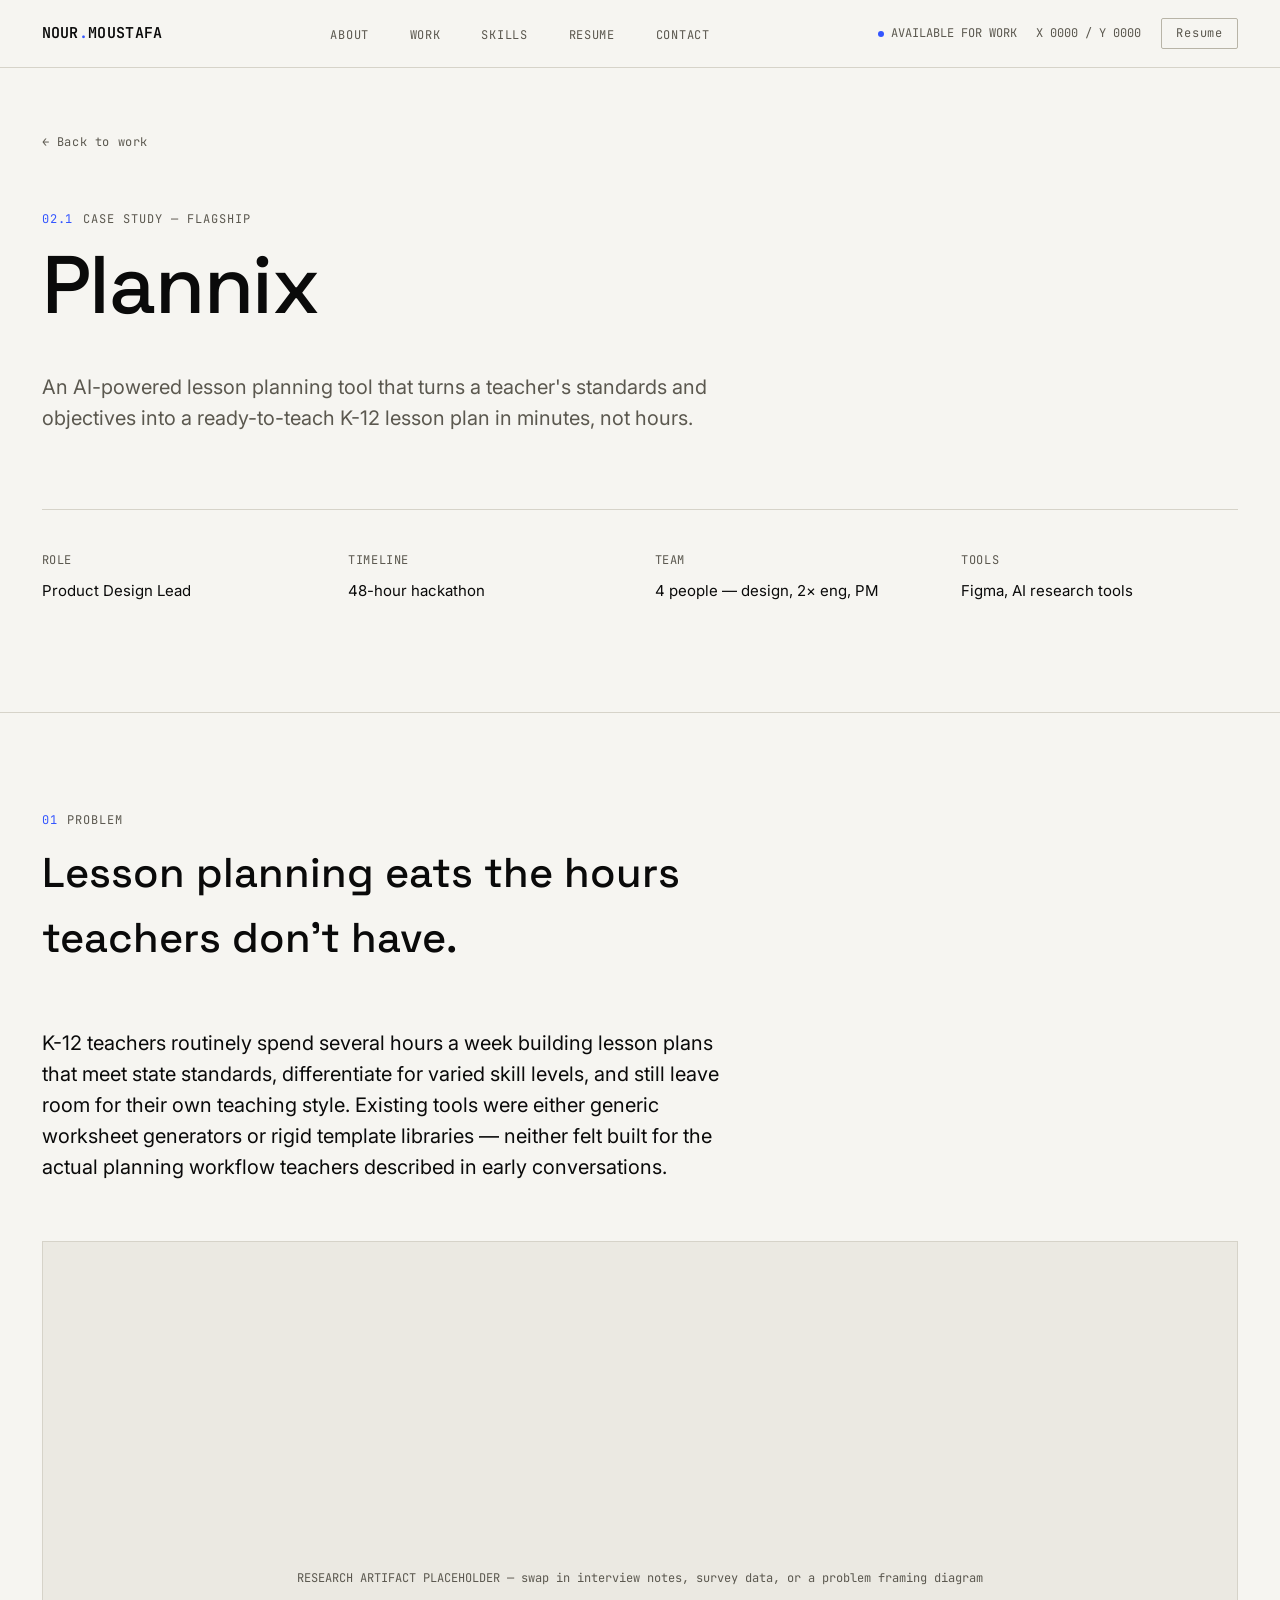
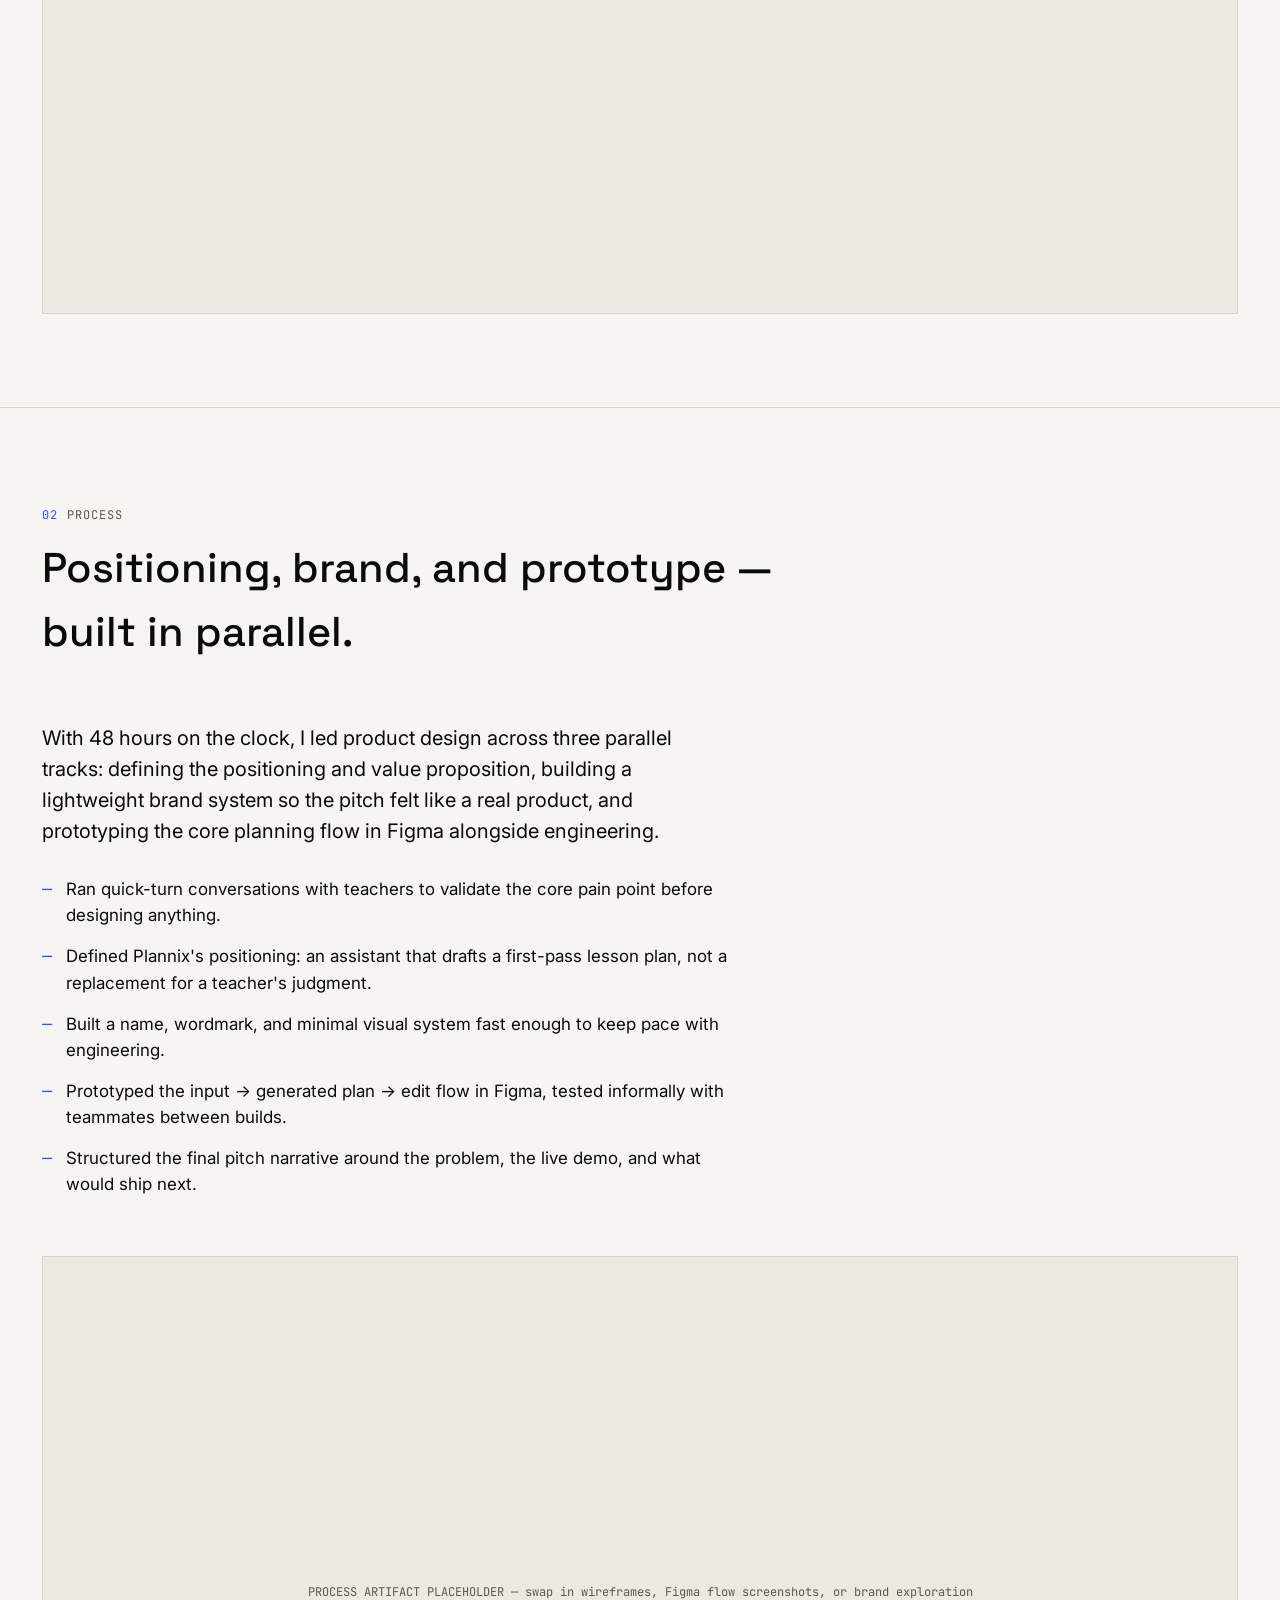
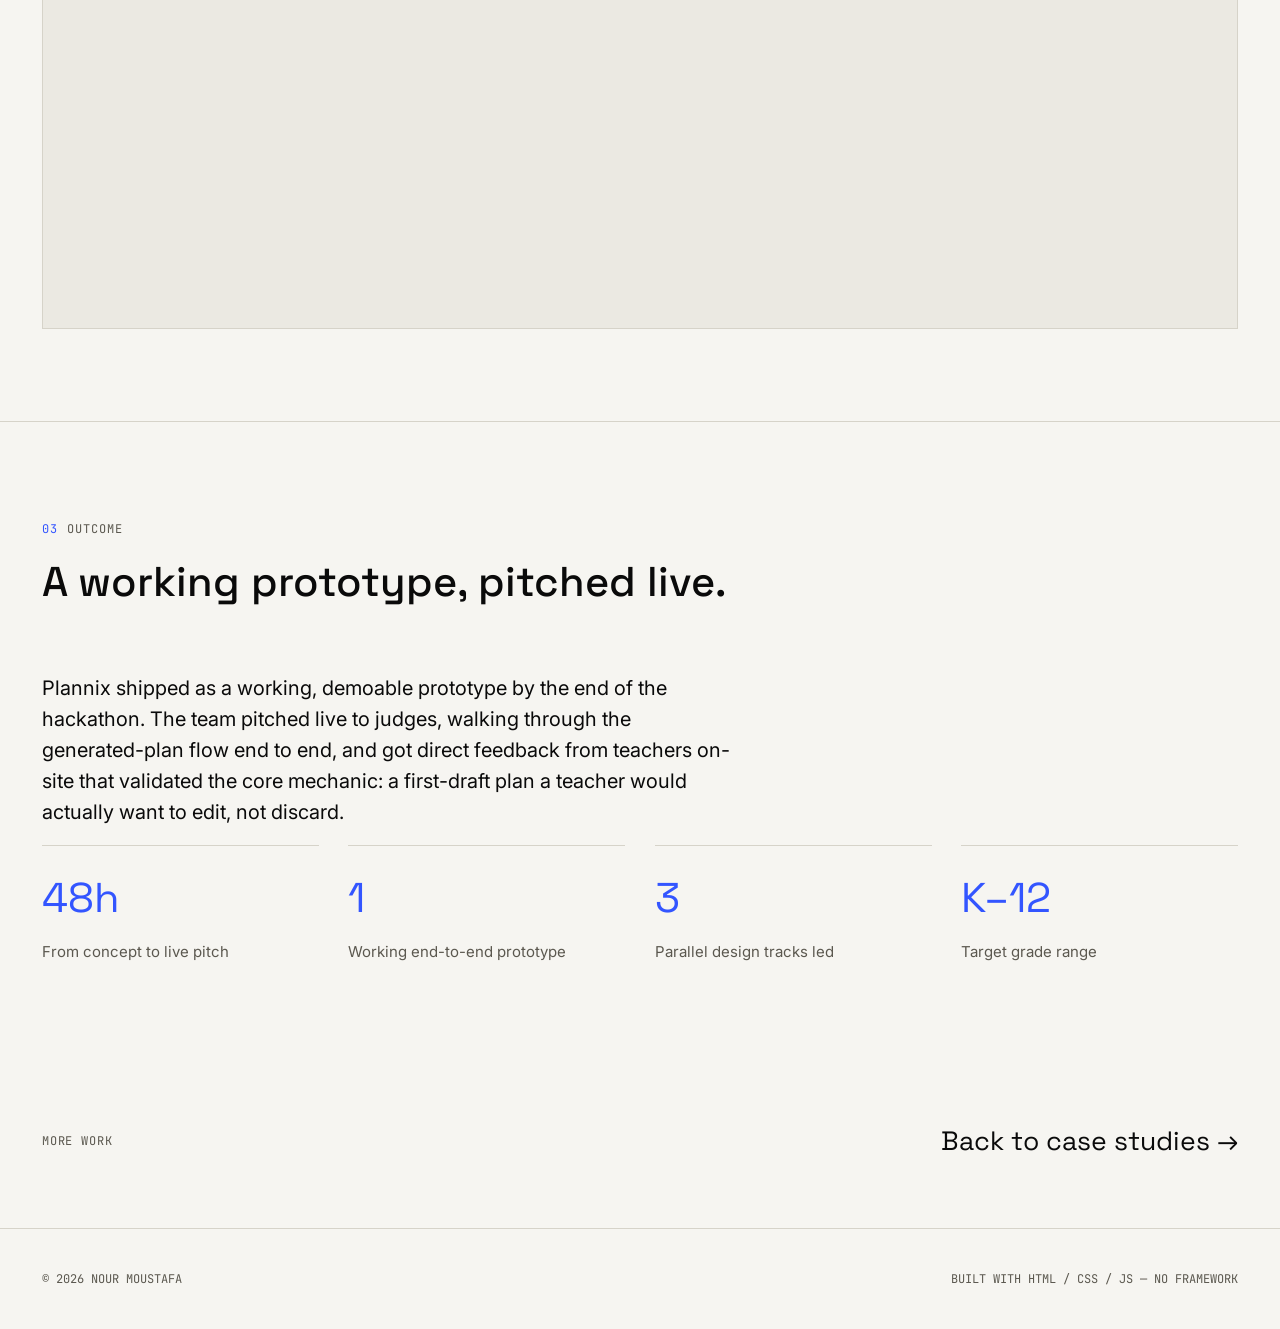
<file: case-studies/plannix.html>
<!DOCTYPE html>
<html lang="en">
<head>
  <meta charset="UTF-8" />
  <meta name="viewport" content="width=device-width, initial-scale=1.0" />
  <title>Case Study — Plannix — Nour Moustafa</title>
  <meta name="description" content="How Plannix, an AI-powered K-12 lesson planning tool, went from hackathon idea to working prototype in 48 hours." />

  <link rel="preconnect" href="https://fonts.googleapis.com" />
  <link rel="preconnect" href="https://fonts.gstatic.com" crossorigin />
  <link href="https://fonts.googleapis.com/css2?family=Space+Grotesk:wght@500;600&family=Inter:wght@400;500;600&family=JetBrains+Mono:wght@400;500;600&display=swap" rel="stylesheet" />

  <link rel="stylesheet" href="../styles.css" />
</head>
<body>
  <a href="#main" class="skip-link">Skip to content</a>

  <header class="site-header">
    <div class="container">
      <a href="../index.html#top" class="logo">NOUR<span class="dot">.</span>MOUSTAFA</a>

      <nav class="nav-desktop" aria-label="Primary">
        <ul>
          <li><a href="../index.html#about">About</a></li>
          <li><a href="../index.html#work">Work</a></li>
          <li><a href="../index.html#skills">Skills</a></li>
          <li><a href="../index.html#resume">Resume</a></li>
          <li><a href="../index.html#contact">Contact</a></li>
        </ul>
      </nav>

      <div class="header-meta">
        <span><span class="status-dot" aria-hidden="true"></span> AVAILABLE FOR WORK</span>
        <span id="coordReadout" aria-hidden="true">X 0000 / Y 0000</span>
        <a href="../assets/resume/nour-moustafa-resume.pdf" class="header-btn" download>Resume</a>
      </div>

      <button type="button" class="nav-toggle" id="navToggle" aria-expanded="false" aria-controls="navMobile" aria-label="Open menu">
        <span></span><span></span><span></span>
      </button>
    </div>

  </header>

  <!-- Sibling of <header>, not nested inside it — see index.html for why. -->
  <nav class="nav-mobile" id="navMobile" aria-label="Mobile">
    <div class="container">
      <ul>
        <li><a href="../index.html#about"><span class="mono">01</span> About</a></li>
        <li><a href="../index.html#work"><span class="mono">02</span> Work</a></li>
        <li><a href="../index.html#skills"><span class="mono">03</span> Skills</a></li>
        <li><a href="../index.html#resume"><span class="mono">04</span> Resume</a></li>
        <li><a href="../index.html#contact"><span class="mono">05</span> Contact</a></li>
      </ul>
    </div>
  </nav>

  <main id="main">
    <section class="cs-hero">
      <div class="container grid-12">
        <a href="../index.html#work" class="cs-back reveal">← Back to work</a>

        <p class="eyebrow reveal" style="grid-column: 1/-1;"><span class="idx">02.1</span> CASE STUDY — FLAGSHIP</p>
        <h1 class="cs-title reveal">Plannix</h1>
        <p class="cs-dek reveal">
          <!-- EDIT: one-sentence summary of the project -->
          An AI-powered lesson planning tool that turns a teacher's standards and objectives into a ready-to-teach K-12 lesson plan in minutes, not hours.
        </p>

        <dl class="cs-meta reveal">
          <div>
            <dt>Role</dt>
            <dd>Product Design Lead</dd>
          </div>
          <div>
            <dt>Timeline</dt>
            <dd>48-hour hackathon</dd>
          </div>
          <div>
            <dt>Team</dt>
            <!-- EDIT: real team size/composition -->
            <dd>4 people — design, 2× eng, PM</dd>
          </div>
          <div>
            <dt>Tools</dt>
            <dd>Figma, AI research tools</dd>
          </div>
        </dl>
      </div>
    </section>

    <!-- PROBLEM -->
    <section class="cs-section">
      <div class="container grid-12">
        <div class="cs-section-head reveal">
          <p class="eyebrow"><span class="idx">01</span> PROBLEM</p>
          <h2>Lesson planning eats the hours teachers don't have.</h2>
        </div>
        <div class="cs-body reveal">
          <!-- EDIT: expand with real research/problem framing -->
          <p>K-12 teachers routinely spend several hours a week building lesson plans that meet state standards, differentiate for varied skill levels, and still leave room for their own teaching style. Existing tools were either generic worksheet generators or rigid template libraries — neither felt built for the actual planning workflow teachers described in early conversations.</p>
        </div>
        <div class="cs-image reveal">RESEARCH ARTIFACT PLACEHOLDER — swap in interview notes, survey data, or a problem framing diagram</div>
      </div>
    </section>

    <!-- PROCESS -->
    <section class="cs-section">
      <div class="container grid-12">
        <div class="cs-section-head reveal">
          <p class="eyebrow"><span class="idx">02</span> PROCESS</p>
          <h2>Positioning, brand, and prototype — built in parallel.</h2>
        </div>
        <div class="cs-body reveal">
          <!-- EDIT: real process narrative -->
          <p>With 48 hours on the clock, I led product design across three parallel tracks: defining the positioning and value proposition, building a lightweight brand system so the pitch felt like a real product, and prototyping the core planning flow in Figma alongside engineering.</p>
          <ul class="cs-list">
            <li>Ran quick-turn conversations with teachers to validate the core pain point before designing anything.</li>
            <li>Defined Plannix's positioning: an assistant that drafts a first-pass lesson plan, not a replacement for a teacher's judgment.</li>
            <li>Built a name, wordmark, and minimal visual system fast enough to keep pace with engineering.</li>
            <li>Prototyped the input → generated plan → edit flow in Figma, tested informally with teammates between builds.</li>
            <li>Structured the final pitch narrative around the problem, the live demo, and what would ship next.</li>
          </ul>
        </div>
        <div class="cs-image reveal">PROCESS ARTIFACT PLACEHOLDER — swap in wireframes, Figma flow screenshots, or brand exploration</div>
      </div>
    </section>

    <!-- OUTCOME -->
    <section class="cs-section">
      <div class="container grid-12">
        <div class="cs-section-head reveal">
          <p class="eyebrow"><span class="idx">03</span> OUTCOME</p>
          <h2>A working prototype, pitched live.</h2>
        </div>
        <div class="cs-body reveal">
          <!-- EDIT: real outcome narrative -->
          <p>Plannix shipped as a working, demoable prototype by the end of the hackathon. The team pitched live to judges, walking through the generated-plan flow end to end, and got direct feedback from teachers on-site that validated the core mechanic: a first-draft plan a teacher would actually want to edit, not discard.</p>
        </div>

        <div class="cs-outcomes reveal">
          <div class="cs-outcome">
            <!-- EDIT: replace with a real, defensible metric -->
            <span class="stat">48h</span>
            <p>From concept to live pitch</p>
          </div>
          <div class="cs-outcome">
            <span class="stat">1</span>
            <p>Working end-to-end prototype</p>
          </div>
          <div class="cs-outcome">
            <span class="stat">3</span>
            <p>Parallel design tracks led</p>
          </div>
          <div class="cs-outcome">
            <span class="stat">K–12</span>
            <p>Target grade range</p>
          </div>
        </div>
      </div>
    </section>

    <div class="container">
      <div class="cs-next reveal">
        <span class="eyebrow">More work</span>
        <a href="../index.html#work">Back to case studies →</a>
      </div>
    </div>
  </main>

  <footer class="site-footer">
    <div class="container grid-12">
      <div class="footer-row">
        <span>© <span id="year">2026</span> NOUR MOUSTAFA</span>
        <span>BUILT WITH HTML / CSS / JS — NO FRAMEWORK</span>
      </div>
    </div>
  </footer>

  <script src="../script.js"></script>
</body>
</html>
</file>
<file: styles.css>
/* ==========================================================================
   DESIGN TOKENS
   Single source of truth for the visual system. Edit values here to
   re-theme the entire site — nothing below this block should hardcode
   a raw color, size, or spacing value.
   ========================================================================== */
:root {
  /* ---- color: neutral base ---- */
  --c-ink: #0a0a0a;           /* primary text / near-black */
  --c-ink-soft: #5b584f;      /* secondary text, warm gray */
  --c-paper: #f6f5f1;         /* page background, off-white */
  --c-surface: #ebe9e2;       /* card / panel background */
  --c-line: #d6d3c9;          /* hairline borders, grid lines */
  --c-line-strong: #b8b4a7;   /* emphasized borders */

  /* ---- color: inverse (dark sections) ---- */
  --c-ink-inv: #f6f5f1;
  --c-paper-inv: #0a0a0a;
  --c-surface-inv: #171714;
  --c-line-inv: #2e2d28;

  /* ---- color: accent (one precise, cold color — used sparingly) ---- */
  --c-accent: #3355ff;
  --c-accent-ink: #f6f5f1;
  --c-accent-dim: #2540c9;

  /* ---- type families ---- */
  --font-display: 'Space Grotesk', 'Arial Narrow', Helvetica, Arial, sans-serif;
  --font-body: 'Inter', -apple-system, BlinkMacSystemFont, 'Segoe UI', Helvetica, Arial, sans-serif;
  --font-mono: 'JetBrains Mono', 'SF Mono', 'Courier New', Courier, monospace;

  /* ---- type scale (fluid, clamp-based) ---- */
  --text-xs: clamp(0.6875rem, 0.66rem + 0.15vw, 0.75rem);
  --text-sm: clamp(0.8125rem, 0.78rem + 0.2vw, 0.9375rem);
  --text-base: clamp(0.9375rem, 0.9rem + 0.2vw, 1.0625rem);
  --text-md: clamp(1.0625rem, 1rem + 0.35vw, 1.25rem);
  --text-lg: clamp(1.25rem, 1.1rem + 0.7vw, 1.75rem);
  --text-xl: clamp(1.75rem, 1.4rem + 1.5vw, 2.75rem);
  --text-2xl: clamp(2.25rem, 1.7rem + 2.5vw, 4rem);
  --text-3xl: clamp(2.75rem, 1.9rem + 4vw, 5.5rem);

  /* ---- spacing scale (fluid) ---- */
  --space-1: clamp(0.25rem, 0.23rem + 0.1vw, 0.3125rem);
  --space-2: clamp(0.5rem, 0.46rem + 0.2vw, 0.625rem);
  --space-3: clamp(0.75rem, 0.68rem + 0.3vw, 0.9375rem);
  --space-4: clamp(1rem, 0.9rem + 0.4vw, 1.25rem);
  --space-5: clamp(1.5rem, 1.35rem + 0.6vw, 1.875rem);
  --space-6: clamp(2rem, 1.75rem + 1vw, 2.75rem);
  --space-7: clamp(3rem, 2.5rem + 2vw, 4.5rem);
  --space-8: clamp(4rem, 3.2rem + 3.2vw, 6.5rem);
  --space-9: clamp(5.5rem, 4.2rem + 5vw, 9rem);

  /* ---- layout ---- */
  --container-max: 1360px;
  --container-pad: clamp(1.25rem, 1rem + 2vw, 3rem);
  --grid-cols: 12;
  --grid-gap: clamp(0.75rem, 0.6rem + 0.6vw, 1.5rem);
  --hairline: 1px;
  --radius: 2px;

  /* ---- motion ---- */
  --ease: cubic-bezier(0.4, 0, 0.2, 1);
  --dur-fast: 150ms;
  --dur-base: 300ms;
  --dur-slow: 600ms;
}

/* ==========================================================================
   RESET
   ========================================================================== */
*,
*::before,
*::after { box-sizing: border-box; }

html {
  -webkit-text-size-adjust: 100%;
  scroll-behavior: smooth;
}

@media (prefers-reduced-motion: reduce) {
  html { scroll-behavior: auto; }
  *, *::before, *::after {
    animation-duration: 0.01ms !important;
    animation-iteration-count: 1 !important;
    transition-duration: 0.01ms !important;
    scroll-behavior: auto !important;
  }
}

body {
  margin: 0;
  background: var(--c-paper);
  color: var(--c-ink);
  font-family: var(--font-body);
  font-size: var(--text-base);
  line-height: 1.55;
  -webkit-font-smoothing: antialiased;
}

h1, h2, h3, h4, p, figure { margin: 0; }

ul { margin: 0; padding: 0; list-style: none; }

img { max-width: 100%; display: block; }

a { color: inherit; text-decoration: none; }

button { font: inherit; color: inherit; background: none; border: 0; cursor: pointer; }

/* Visible focus states everywhere — accessibility requirement, not optional. */
a:focus-visible,
button:focus-visible,
input:focus-visible,
[tabindex]:focus-visible {
  outline: 2px solid var(--c-accent);
  outline-offset: 3px;
  border-radius: var(--radius);
}

.visually-hidden {
  position: absolute;
  width: 1px; height: 1px;
  padding: 0; margin: -1px;
  overflow: hidden;
  clip: rect(0, 0, 0, 0);
  white-space: nowrap;
  border: 0;
}

.skip-link {
  position: fixed;
  top: -100%;
  left: var(--space-4);
  z-index: 1000;
  background: var(--c-ink);
  color: var(--c-paper);
  padding: var(--space-3) var(--space-4);
  font-family: var(--font-mono);
  font-size: var(--text-sm);
  transition: top var(--dur-fast) var(--ease);
}
.skip-link:focus { top: var(--space-4); }

/* ==========================================================================
   UTILITY: TYPE
   ========================================================================== */
.eyebrow {
  font-family: var(--font-mono);
  font-size: var(--text-xs);
  letter-spacing: 0.08em;
  text-transform: uppercase;
  color: var(--c-ink-soft);
  display: inline-flex;
  align-items: center;
  gap: var(--space-2);
}

.eyebrow .idx { color: var(--c-accent); }

.mono { font-family: var(--font-mono); }

/* ==========================================================================
   LAYOUT PRIMITIVES
   ========================================================================== */
.container {
  max-width: var(--container-max);
  margin-inline: auto;
  padding-inline: var(--container-pad);
  position: relative;
}

.grid-12 {
  display: grid;
  grid-template-columns: repeat(var(--grid-cols), 1fr);
  gap: var(--grid-gap);
}

/* ==========================================================================
   SITE HEADER / NAV
   ========================================================================== */
.site-header {
  position: sticky;
  top: 0;
  z-index: 100;
  background: color-mix(in srgb, var(--c-paper) 88%, transparent);
  backdrop-filter: blur(8px);
  border-bottom: var(--hairline) solid var(--c-line);
}

.site-header .container {
  display: flex;
  align-items: center;
  justify-content: space-between;
  gap: var(--space-4);
  height: clamp(3.5rem, 3.2rem + 1.2vw, 4.5rem);
}

.logo {
  font-family: var(--font-mono);
  font-size: var(--text-sm);
  font-weight: 600;
  letter-spacing: 0.02em;
  white-space: nowrap;
}
.logo .dot { color: var(--c-accent); }

.nav-desktop {
  display: none;
}

.nav-desktop ul {
  display: flex;
  gap: var(--space-6);
}

.nav-desktop a {
  font-family: var(--font-mono);
  font-size: var(--text-xs);
  letter-spacing: 0.06em;
  text-transform: uppercase;
  color: var(--c-ink-soft);
  padding: var(--space-2) 0;
  position: relative;
  transition: color var(--dur-fast) var(--ease);
}
.nav-desktop a:hover,
.nav-desktop a:focus-visible { color: var(--c-ink); }
.nav-desktop a::after {
  content: '';
  position: absolute;
  left: 0; right: 100%;
  bottom: -1px;
  height: 2px;
  background: var(--c-accent);
  transition: right var(--dur-base) var(--ease);
}
.nav-desktop a:hover::after,
.nav-desktop a:focus-visible::after { right: 0; }

.header-meta {
  display: none;
  align-items: center;
  gap: var(--space-4);
  font-family: var(--font-mono);
  font-size: var(--text-xs);
  color: var(--c-ink-soft);
  white-space: nowrap;
}

.status-dot {
  width: 6px; height: 6px;
  border-radius: 50%;
  background: var(--c-accent);
  display: inline-block;
  animation: pulse 2.4s var(--ease) infinite;
}
@media (prefers-reduced-motion: reduce) { .status-dot { animation: none; } }

@keyframes pulse {
  0%, 100% { opacity: 1; }
  50% { opacity: 0.35; }
}

.header-btn {
  display: inline-flex;
  font-family: var(--font-mono);
  font-size: var(--text-xs);
  letter-spacing: 0.06em;
  border: var(--hairline) solid var(--c-line-strong);
  padding: var(--space-1) var(--space-3);
  border-radius: var(--radius);
  color: var(--c-ink-soft);
  transition: all var(--dur-fast) var(--ease);
}
.header-btn:hover { border-color: var(--c-accent); color: var(--c-ink); }

.nav-toggle {
  display: flex;
  flex-direction: column;
  justify-content: center;
  gap: 5px;
  width: 2.25rem;
  height: 2.25rem;
  padding: var(--space-2);
  border: var(--hairline) solid var(--c-line-strong);
  border-radius: var(--radius);
}
.nav-toggle span {
  display: block;
  width: 100%;
  height: 1.5px;
  background: var(--c-ink);
  transition: transform var(--dur-base) var(--ease), opacity var(--dur-base) var(--ease);
}
.nav-toggle[aria-expanded="true"] span:nth-child(1) { transform: translateY(6.5px) rotate(45deg); }
.nav-toggle[aria-expanded="true"] span:nth-child(2) { opacity: 0; }
.nav-toggle[aria-expanded="true"] span:nth-child(3) { transform: translateY(-6.5px) rotate(-45deg); }

.nav-mobile {
  position: fixed;
  inset: 0;
  top: clamp(3.5rem, 3.2rem + 1.2vw, 4.5rem);
  z-index: 99;
  background: var(--c-paper);
  border-top: var(--hairline) solid var(--c-line);
  padding: var(--space-6) var(--container-pad);
  transform: translateY(-8px);
  opacity: 0;
  pointer-events: none;
  transition: opacity var(--dur-base) var(--ease), transform var(--dur-base) var(--ease);
}
.nav-mobile.is-open {
  opacity: 1;
  transform: translateY(0);
  pointer-events: auto;
}
.nav-mobile ul { display: flex; flex-direction: column; gap: var(--space-1); }
.nav-mobile a {
  display: flex;
  align-items: baseline;
  gap: var(--space-3);
  font-family: var(--font-display);
  font-size: var(--text-lg);
  padding: var(--space-4) 0;
  border-bottom: var(--hairline) solid var(--c-line);
}
.nav-mobile a .mono { font-size: var(--text-xs); color: var(--c-accent); }

@media (min-width: 768px) {
  .nav-toggle, .nav-mobile { display: none; }
  .nav-desktop { display: block; }
  .header-meta { display: flex; }
}

/* ==========================================================================
   SECTION SCAFFOLDING
   ========================================================================== */
section { position: relative; }

.section-pad { padding-block: var(--space-8); }

.section-head {
  grid-column: 1 / -1;
  display: flex;
  flex-direction: column;
  gap: var(--space-3);
  margin-bottom: var(--space-7);
  max-width: 46rem;
}

.section-title {
  font-family: var(--font-display);
  font-size: var(--text-2xl);
  font-weight: 500;
  line-height: 1.05;
  letter-spacing: -0.01em;
}

.section-rule {
  border: 0;
  border-top: var(--hairline) solid var(--c-line);
  margin: 0;
}

/* reveal-on-scroll */
.reveal {
  opacity: 0;
  transform: translateY(18px);
  transition: opacity var(--dur-slow) var(--ease), transform var(--dur-slow) var(--ease);
}
.reveal.is-visible { opacity: 1; transform: translateY(0); }
@media (prefers-reduced-motion: reduce) {
  .reveal { opacity: 1; transform: none; }
}

/* ==========================================================================
   HERO
   ========================================================================== */
.hero {
  padding-block: var(--space-8) var(--space-9);
  min-height: min(88svh, 780px);
  display: flex;
  align-items: center;
}

.hero-inner { grid-column: 1 / -1; }

.hero-eyebrow { grid-column: 1 / -1; margin-bottom: var(--space-5); }

.hero-title {
  grid-column: 1 / -1;
  font-family: var(--font-display);
  font-weight: 500;
  font-size: var(--text-3xl);
  line-height: 0.98;
  letter-spacing: -0.015em;
  max-width: 16ch;
}

.hero-title .accent { color: var(--c-accent); }

.hero-sub {
  margin-top: var(--space-6);
  font-size: var(--text-md);
  color: var(--c-ink-soft);
  max-width: 38ch;
  grid-column: 1 / -1;
}

@media (min-width: 768px) {
  .hero-sub { grid-column: 1 / span 7; }
}

.hero-foot {
  margin-top: var(--space-8);
  display: flex;
  flex-wrap: wrap;
  align-items: flex-end;
  justify-content: space-between;
  gap: var(--space-5);
  grid-column: 1 / -1;
}

.hero-tags {
  display: flex;
  flex-wrap: wrap;
  gap: var(--space-2);
}

.scroll-cue {
  display: inline-flex;
  align-items: center;
  gap: var(--space-2);
  font-family: var(--font-mono);
  font-size: var(--text-xs);
  color: var(--c-ink-soft);
  letter-spacing: 0.06em;
  text-transform: uppercase;
}
.scroll-cue .line {
  width: 1px;
  height: 28px;
  background: var(--c-line-strong);
  position: relative;
  overflow: hidden;
}
.scroll-cue .line::after {
  content: '';
  position: absolute;
  top: -100%; left: 0;
  width: 100%; height: 100%;
  background: var(--c-accent);
  animation: cue-drop 1.8s var(--ease) infinite;
}
@keyframes cue-drop {
  0% { top: -100%; }
  60%, 100% { top: 100%; }
}
@media (prefers-reduced-motion: reduce) { .scroll-cue .line::after { animation: none; top: 0; } }

/* ==========================================================================
   TAG / PILL
   ========================================================================== */
.tag {
  font-family: var(--font-mono);
  font-size: var(--text-xs);
  letter-spacing: 0.04em;
  padding: var(--space-1) var(--space-3);
  border: var(--hairline) solid var(--c-line-strong);
  border-radius: var(--radius);
  color: var(--c-ink-soft);
  white-space: nowrap;
}

/* ==========================================================================
   ABOUT
   ========================================================================== */
.about-photo {
  grid-column: 1 / -1;
  aspect-ratio: 4 / 5;
  background: var(--c-surface);
  border: var(--hairline) solid var(--c-line);
  display: flex;
  align-items: center;
  justify-content: center;
  color: var(--c-ink-soft);
  font-family: var(--font-mono);
  font-size: var(--text-xs);
  text-align: center;
  padding: var(--space-4);
  position: relative;
  overflow: hidden;
}
.about-photo::before {
  content: '';
  position: absolute;
  inset: 0;
  background:
    linear-gradient(45deg, transparent 48%, var(--c-line) 49%, var(--c-line) 51%, transparent 52%);
  opacity: 0.5;
}
.about-photo span { position: relative; z-index: 1; background: var(--c-surface); padding: var(--space-2) var(--space-3); }

.about-body {
  grid-column: 1 / -1;
}

.about-bio {
  font-size: var(--text-md);
  color: var(--c-ink);
  max-width: 52ch;
}
.about-bio + .about-bio { margin-top: var(--space-4); color: var(--c-ink-soft); }

.strengths {
  margin-top: var(--space-7);
  display: grid;
  grid-template-columns: 1fr;
  gap: var(--space-5);
}

.strength {
  padding-top: var(--space-4);
  border-top: var(--hairline) solid var(--c-line);
}
.strength .idx {
  font-family: var(--font-mono);
  font-size: var(--text-xs);
  color: var(--c-accent);
  display: block;
  margin-bottom: var(--space-2);
}
.strength h3 {
  font-family: var(--font-display);
  font-size: var(--text-md);
  font-weight: 500;
  margin-bottom: var(--space-2);
}
.strength p { color: var(--c-ink-soft); font-size: var(--text-sm); }

@media (min-width: 768px) {
  .about-photo { grid-column: 1 / span 4; }
  .about-body { grid-column: 5 / span 8; }
  .strengths { grid-template-columns: repeat(2, 1fr); }
}
@media (min-width: 1080px) {
  .strengths { grid-template-columns: repeat(4, 1fr); }
}

/* ==========================================================================
   CASE STUDIES
   ========================================================================== */
.case-list {
  grid-column: 1 / -1;
  display: flex;
  flex-direction: column;
  gap: var(--space-6);
}

.case-card {
  grid-column: 1 / -1;
  border: var(--hairline) solid var(--c-line);
  background: var(--c-surface);
  display: grid;
  grid-template-columns: 1fr;
  transition: border-color var(--dur-base) var(--ease);
}
.case-card:hover,
.case-card:focus-within { border-color: var(--c-ink); }

.case-card.is-flagship { border-color: var(--c-ink); }

.case-media {
  aspect-ratio: 16 / 10;
  background:
    repeating-linear-gradient(135deg, var(--c-line) 0 1px, transparent 1px 14px),
    var(--c-paper);
  display: flex;
  align-items: center;
  justify-content: center;
  position: relative;
  border-bottom: var(--hairline) solid var(--c-line);
}
.case-media .mono {
  font-size: var(--text-xs);
  color: var(--c-ink-soft);
  background: var(--c-surface);
  padding: var(--space-2) var(--space-3);
  border: var(--hairline) solid var(--c-line);
}

.case-body { padding: var(--space-6); }

.case-top {
  display: flex;
  align-items: center;
  justify-content: space-between;
  gap: var(--space-3);
  margin-bottom: var(--space-4);
}

.case-flag {
  font-family: var(--font-mono);
  font-size: var(--text-xs);
  letter-spacing: 0.06em;
  color: var(--c-accent);
  border: var(--hairline) solid var(--c-accent);
  padding: var(--space-1) var(--space-2);
  border-radius: var(--radius);
}

.case-title {
  font-family: var(--font-display);
  font-size: var(--text-xl);
  font-weight: 500;
  margin-bottom: var(--space-2);
}

.case-role {
  color: var(--c-ink-soft);
  font-size: var(--text-sm);
  margin-bottom: var(--space-5);
  max-width: 60ch;
}

.case-ppo {
  display: grid;
  grid-template-columns: 1fr;
  gap: var(--space-4);
  margin-bottom: var(--space-5);
}

.ppo-item .eyebrow { margin-bottom: var(--space-2); }
.ppo-item p { font-size: var(--text-sm); color: var(--c-ink); }

.case-tags {
  display: flex;
  flex-wrap: wrap;
  gap: var(--space-2);
  margin-bottom: var(--space-5);
}

.case-link {
  display: inline-flex;
  align-items: center;
  gap: var(--space-2);
  font-family: var(--font-mono);
  font-size: var(--text-sm);
  color: var(--c-ink);
  border-bottom: var(--hairline) solid var(--c-ink);
  padding-bottom: 2px;
  transition: gap var(--dur-fast) var(--ease), color var(--dur-fast) var(--ease), border-color var(--dur-fast) var(--ease);
}
.case-link:hover,
.case-link:focus-visible { gap: var(--space-3); color: var(--c-accent); border-color: var(--c-accent); }

.case-more {
  grid-column: 1 / -1;
  border: var(--hairline) dashed var(--c-line-strong);
  padding: var(--space-6);
  text-align: center;
  color: var(--c-ink-soft);
  font-family: var(--font-mono);
  font-size: var(--text-sm);
}

@media (min-width: 860px) {
  .case-card { grid-template-columns: 1fr 1fr; }
  .case-media { aspect-ratio: auto; border-bottom: 0; border-right: var(--hairline) solid var(--c-line); }
  .case-ppo { grid-template-columns: repeat(3, 1fr); }
}

/* ==========================================================================
   SKILLS
   ========================================================================== */
.skills-grid {
  grid-column: 1 / -1;
  display: grid;
  grid-template-columns: 1fr;
  gap: 0;
  border-top: var(--hairline) solid var(--c-line);
  border-left: var(--hairline) solid var(--c-line);
}

.skill-group {
  border-right: var(--hairline) solid var(--c-line);
  border-bottom: var(--hairline) solid var(--c-line);
  padding: var(--space-6);
}

.skill-group .eyebrow { margin-bottom: var(--space-5); }

.skill-tags {
  display: flex;
  flex-wrap: wrap;
  gap: var(--space-2);
}

.skill-tags .tag {
  transition: background var(--dur-fast) var(--ease), color var(--dur-fast) var(--ease), border-color var(--dur-fast) var(--ease);
}
.skill-tags .tag:hover {
  background: var(--c-ink);
  color: var(--c-paper);
  border-color: var(--c-ink);
}

@media (min-width: 768px) {
  .skills-grid { grid-template-columns: repeat(3, 1fr); }
}

/* ==========================================================================
   RESUME
   ========================================================================== */
.resume-panel {
  grid-column: 1 / -1;
  display: flex;
  flex-direction: column;
  gap: var(--space-6);
  padding: var(--space-7);
  background: var(--c-ink);
  color: var(--c-ink-inv);
  border: var(--hairline) solid var(--c-ink);
}

.resume-top {
  display: flex;
  flex-direction: column;
  gap: var(--space-3);
}

.resume-top .eyebrow { color: color-mix(in srgb, var(--c-ink-inv) 60%, transparent); }
.resume-top .eyebrow .idx { color: var(--c-accent); }

.resume-title {
  font-family: var(--font-display);
  font-size: var(--text-xl);
  font-weight: 500;
  max-width: 24ch;
}

.resume-sub { color: color-mix(in srgb, var(--c-ink-inv) 65%, transparent); max-width: 48ch; font-size: var(--text-sm); }

.btn {
  display: inline-flex;
  align-items: center;
  justify-content: center;
  gap: var(--space-3);
  font-family: var(--font-mono);
  font-size: var(--text-sm);
  letter-spacing: 0.03em;
  padding: var(--space-4) var(--space-6);
  border-radius: var(--radius);
  width: fit-content;
  transition: transform var(--dur-fast) var(--ease), background var(--dur-fast) var(--ease);
}

.btn-primary {
  background: var(--c-accent);
  color: var(--c-accent-ink);
}
.btn-primary:hover { background: var(--c-ink-inv); color: var(--c-ink); transform: translateY(-2px); }

.btn-outline {
  border: var(--hairline) solid var(--c-line-strong);
  color: var(--c-ink);
}
.btn-outline:hover { border-color: var(--c-ink); transform: translateY(-2px); }

.resume-meta {
  display: flex;
  flex-wrap: wrap;
  gap: var(--space-5);
  font-family: var(--font-mono);
  font-size: var(--text-xs);
  color: color-mix(in srgb, var(--c-ink-inv) 55%, transparent);
  border-top: var(--hairline) solid var(--c-line-inv);
  padding-top: var(--space-5);
}

/* ==========================================================================
   CONTACT
   ========================================================================== */
.contact-grid {
  grid-column: 1 / -1;
  display: grid;
  grid-template-columns: 1fr;
  gap: var(--space-7);
  align-items: end;
}

.contact-email {
  font-family: var(--font-display);
  font-size: clamp(1.5rem, 1.1rem + 2.2vw, 3.25rem);
  font-weight: 500;
  letter-spacing: -0.01em;
  word-break: break-word;
  display: inline-flex;
  align-items: baseline;
  gap: var(--space-3);
  position: relative;
  padding-bottom: var(--space-2);
  border-bottom: var(--hairline) solid var(--c-line-strong);
}
.contact-email:hover,
.contact-email:focus-visible { border-color: var(--c-accent); color: var(--c-accent); }

.contact-social {
  display: flex;
  flex-direction: column;
  gap: 0;
}
.contact-social a {
  display: flex;
  align-items: center;
  justify-content: space-between;
  font-family: var(--font-mono);
  font-size: var(--text-sm);
  padding: var(--space-4) 0;
  border-top: var(--hairline) solid var(--c-line);
  color: var(--c-ink);
  transition: color var(--dur-fast) var(--ease), padding-left var(--dur-fast) var(--ease);
}
.contact-social a:last-child { border-bottom: var(--hairline) solid var(--c-line); }
.contact-social a:hover,
.contact-social a:focus-visible { color: var(--c-accent); padding-left: var(--space-2); }
.contact-social .arrow { color: var(--c-ink-soft); }

@media (min-width: 860px) {
  .contact-grid { grid-template-columns: 7fr 5fr; }
}

/* ==========================================================================
   FOOTER
   ========================================================================== */
.site-footer {
  border-top: var(--hairline) solid var(--c-line);
  padding-block: var(--space-6);
}
.footer-row {
  grid-column: 1 / -1;
  display: flex;
  flex-wrap: wrap;
  gap: var(--space-3);
  justify-content: space-between;
  font-family: var(--font-mono);
  font-size: var(--text-xs);
  color: var(--c-ink-soft);
}

/* ==========================================================================
   CASE STUDY PAGE (case-studies/*.html)
   ========================================================================== */
.cs-hero {
  padding-block: var(--space-7) var(--space-8);
  border-bottom: var(--hairline) solid var(--c-line);
}
.cs-back {
  grid-column: 1 / -1;
  font-family: var(--font-mono);
  font-size: var(--text-xs);
  letter-spacing: 0.05em;
  color: var(--c-ink-soft);
  display: inline-flex;
  width: fit-content;
  gap: var(--space-2);
  margin-bottom: var(--space-6);
  transition: color var(--dur-fast) var(--ease);
}
.cs-back:hover, .cs-back:focus-visible { color: var(--c-accent); }

.cs-title {
  font-family: var(--font-display);
  font-size: var(--text-3xl);
  font-weight: 500;
  line-height: 0.98;
  letter-spacing: -0.015em;
  grid-column: 1 / -1;
  margin-bottom: var(--space-5);
}

.cs-dek {
  grid-column: 1 / -1;
  font-size: var(--text-md);
  color: var(--c-ink-soft);
  max-width: 56ch;
  margin-bottom: var(--space-6);
}

.cs-meta {
  grid-column: 1 / -1;
  display: grid;
  grid-template-columns: repeat(2, 1fr);
  gap: var(--space-5);
  padding-top: var(--space-6);
  border-top: var(--hairline) solid var(--c-line);
}
.cs-meta dt { font-family: var(--font-mono); font-size: var(--text-xs); color: var(--c-ink-soft); text-transform: uppercase; letter-spacing: 0.05em; margin-bottom: var(--space-2); }
.cs-meta dd { margin: 0; font-size: var(--text-sm); }

@media (min-width: 768px) {
  .cs-dek { grid-column: 1 / span 8; }
  .cs-meta { grid-template-columns: repeat(4, 1fr); }
}

.cs-section { padding-block: var(--space-8); border-bottom: var(--hairline) solid var(--c-line); }
.cs-section:last-of-type { border-bottom: 0; }

.cs-section-head { grid-column: 1 / -1; margin-bottom: var(--space-6); max-width: 46rem; }
.cs-section-head h2 { font-family: var(--font-display); font-size: var(--text-xl); font-weight: 500; margin-top: var(--space-2); }

.cs-body { grid-column: 1 / -1; font-size: var(--text-md); color: var(--c-ink); }
@media (min-width: 768px) { .cs-body { grid-column: 1 / span 7; } }

.cs-image {
  grid-column: 1 / -1;
  aspect-ratio: 16/9;
  background: var(--c-surface);
  border: var(--hairline) solid var(--c-line);
  display: flex;
  align-items: center;
  justify-content: center;
  color: var(--c-ink-soft);
  font-family: var(--font-mono);
  font-size: var(--text-xs);
  margin-top: var(--space-6);
  text-align: center;
  padding: var(--space-4);
}

.cs-list { grid-column: 1 / -1; display: grid; gap: var(--space-3); margin-top: var(--space-5); }
@media (min-width: 768px) { .cs-list { grid-column: 1 / span 7; } }
.cs-list li { display: flex; gap: var(--space-3); font-size: var(--text-base); }
.cs-list li::before { content: '—'; color: var(--c-accent); flex-shrink: 0; font-family: var(--font-mono); }

.cs-outcomes {
  grid-column: 1 / -1;
  display: grid;
  grid-template-columns: repeat(2, 1fr);
  gap: var(--space-5);
}
.cs-outcome { padding-top: var(--space-4); border-top: var(--hairline) solid var(--c-line); }
.cs-outcome .stat { font-family: var(--font-display); font-size: var(--text-xl); color: var(--c-accent); display: block; margin-bottom: var(--space-2); }
.cs-outcome p { font-size: var(--text-sm); color: var(--c-ink-soft); }
@media (min-width: 768px) { .cs-outcomes { grid-template-columns: repeat(4, 1fr); } }

/* before/after comparison */
.cs-compare {
  grid-column: 1 / -1;
  display: grid;
  grid-template-columns: 1fr;
  gap: var(--space-4);
  margin-top: var(--space-6);
}
.cs-compare-item {
  padding: var(--space-5);
  border: var(--hairline) solid var(--c-line);
  background: var(--c-surface);
}
.cs-compare-item.is-after { border-color: var(--c-accent); }
.cs-compare-label {
  display: block;
  font-family: var(--font-mono);
  font-size: var(--text-xs);
  letter-spacing: 0.06em;
  text-transform: uppercase;
  color: var(--c-ink-soft);
  margin-bottom: var(--space-3);
}
.cs-compare-item.is-after .cs-compare-label { color: var(--c-accent); }
.cs-compare-item p { font-size: var(--text-sm); color: var(--c-ink); }
@media (min-width: 768px) { .cs-compare { grid-template-columns: repeat(2, 1fr); } }

/* documentation architecture grid */
.cs-arch-grid {
  grid-column: 1 / -1;
  display: grid;
  grid-template-columns: 1fr;
  gap: 0;
  border-top: var(--hairline) solid var(--c-line);
  border-left: var(--hairline) solid var(--c-line);
  margin-top: var(--space-6);
}
.cs-arch-item {
  border-right: var(--hairline) solid var(--c-line);
  border-bottom: var(--hairline) solid var(--c-line);
  padding: var(--space-5);
}
.cs-arch-item .idx { font-family: var(--font-mono); font-size: var(--text-xs); color: var(--c-accent); display: block; margin-bottom: var(--space-2); }
.cs-arch-item h3 { font-family: var(--font-display); font-size: var(--text-md); font-weight: 500; margin-bottom: var(--space-2); }
.cs-arch-item p { font-size: var(--text-sm); color: var(--c-ink-soft); }
@media (min-width: 768px) { .cs-arch-grid { grid-template-columns: repeat(3, 1fr); } }

.cs-next {
  padding-block: var(--space-7);
  display: flex;
  align-items: center;
  justify-content: space-between;
  gap: var(--space-4);
  flex-wrap: wrap;
}
.cs-next a {
  font-family: var(--font-display);
  font-size: var(--text-lg);
  transition: color var(--dur-fast) var(--ease);
}
.cs-next a:hover, .cs-next a:focus-visible { color: var(--c-accent); }
</file>
